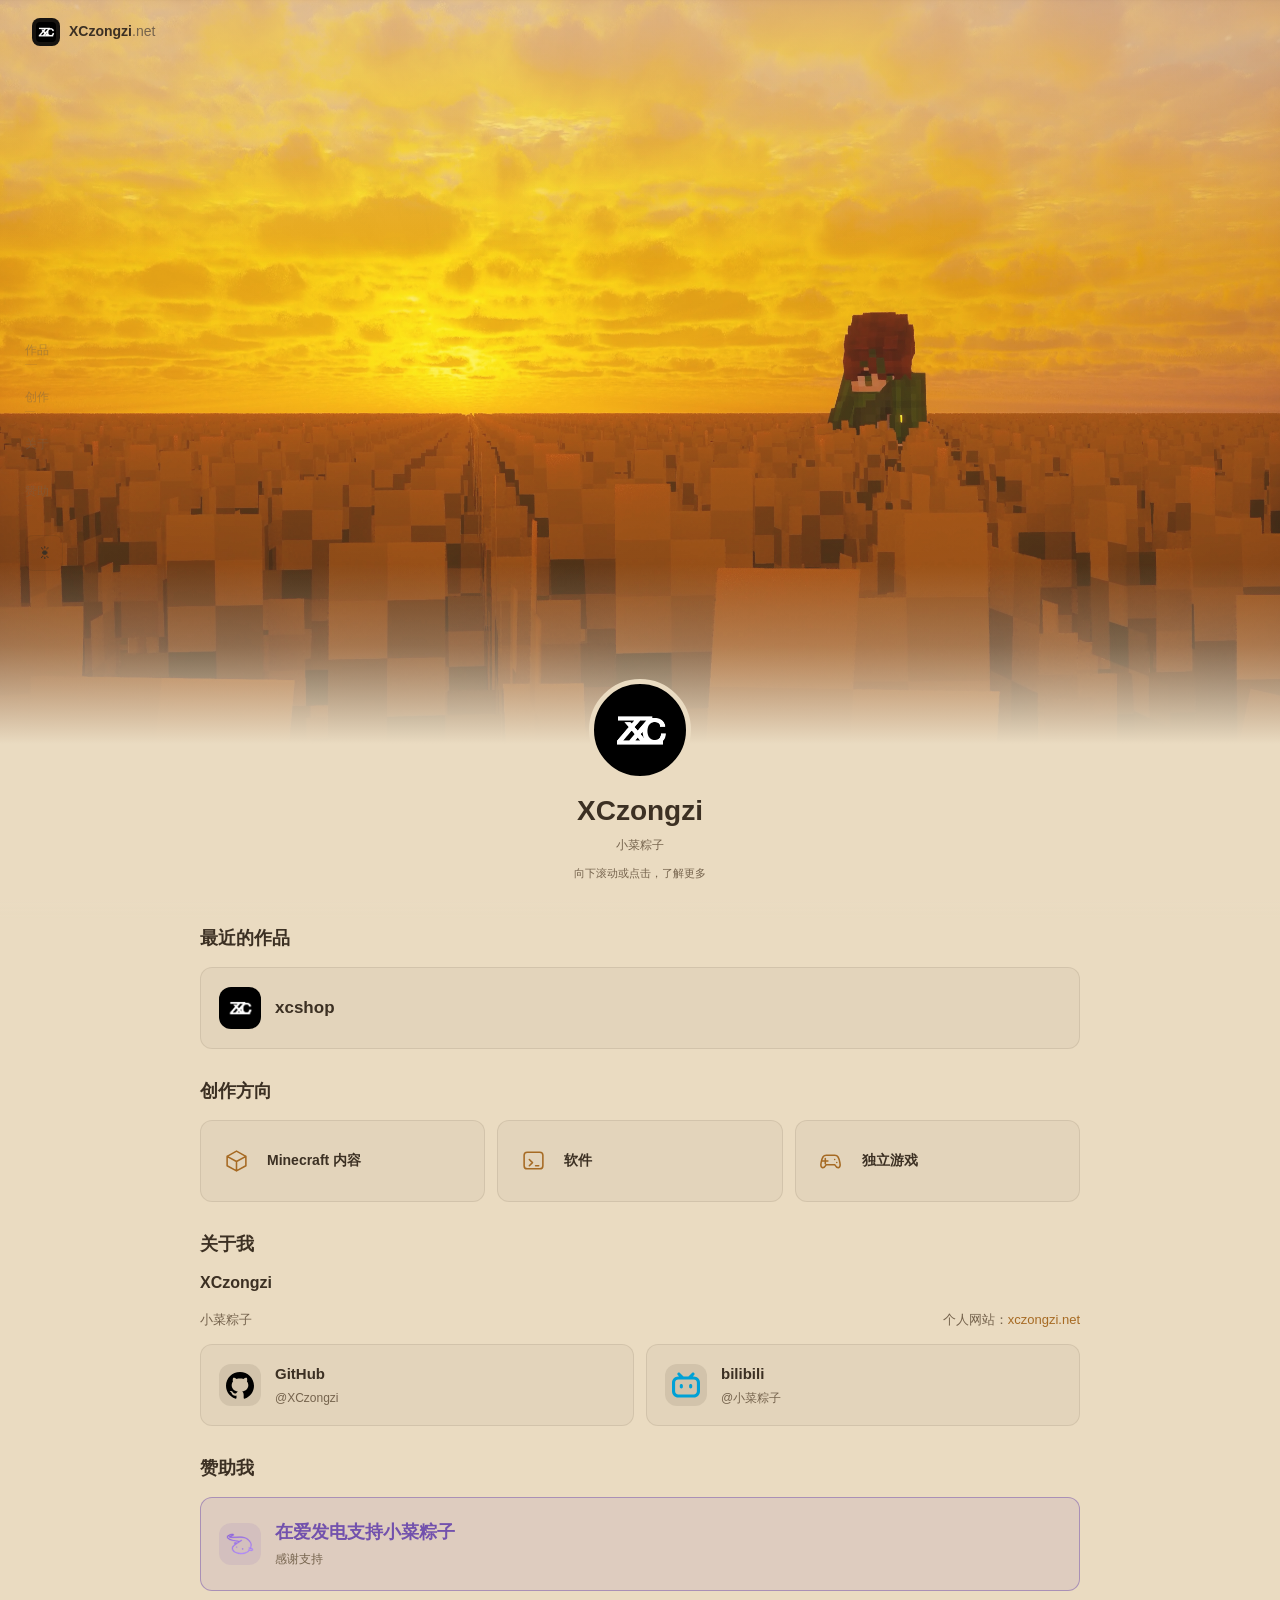
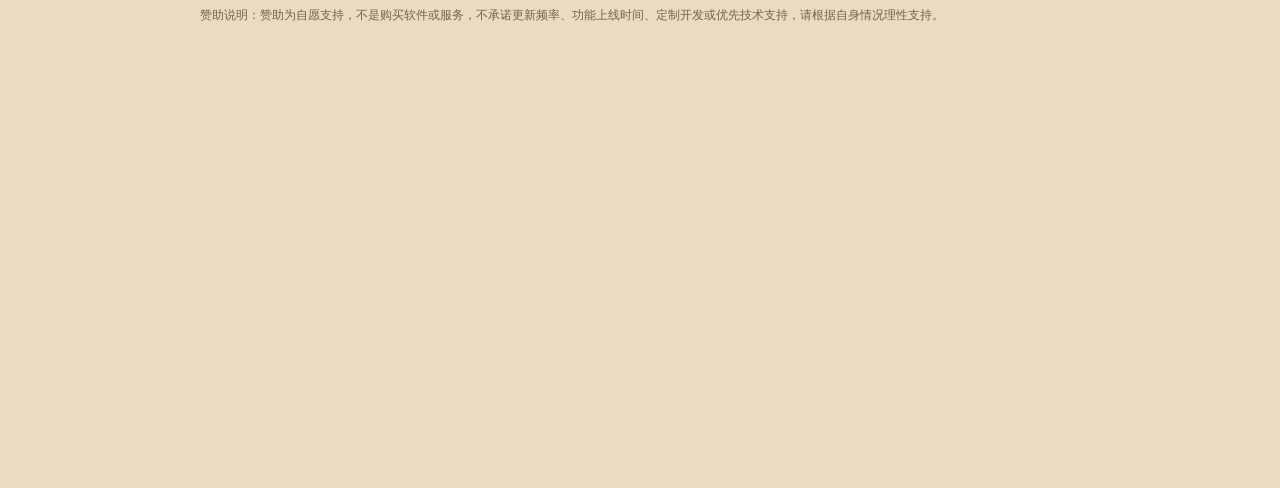
<file: index.html>
<!doctype html>
<html lang="zh-CN">
  <head>
    <meta charset="UTF-8" />
    <meta name="viewport" content="width=device-width, initial-scale=1" />
    <meta name="description" content="XCzongzi / 小菜粽子。" />
    <meta name="theme-color" content="#eadbc1" />
    <meta name="color-scheme" content="light dark" />
    <title>XCzongzi / 小菜粽子</title>
    <link rel="icon" href="assets/images/logo.png?v=a4228886d517" />
    <script src="assets/js/theme.js?v=0ca565c609ce"></script>
    <link rel="stylesheet" href="assets/css/site.css?v=d85c89f2e905" />
    <script src="assets/js/site.js?v=2ac3d4a527ee" defer></script>
  </head>
  <body class="home-page">
    <a class="skip-link" href="#recent">跳到主要内容</a>
    <a class="floating-brand" href="#home" aria-label="XCzongzi，返回封面" data-cover-link><img src="assets/images/logo.png?v=a4228886d517" width="28" height="28" alt="" /><span>XCzongzi<span class="brand-domain">.net</span></span></a>
    <aside class="side-rail" aria-label="页面导航与显示模式">
      <nav class="side-nav" aria-label="主导航">
        <a href="#recent" title="最近的作品"><span class="nav-label"><span class="nav-short" aria-hidden="true">作品</span><span class="nav-full">最近的作品</span></span></a>
        <a href="#directions" title="创作方向"><span class="nav-label"><span class="nav-short" aria-hidden="true">创作</span><span class="nav-full">创作方向</span></span></a>
        <a href="#channels" title="关于我"><span class="nav-label"><span class="nav-short" aria-hidden="true">关于</span><span class="nav-full">关于我</span></span></a>
        <a href="#sponsor" title="赞助我"><span class="nav-label"><span class="nav-short" aria-hidden="true">赞助</span><span class="nav-full">赞助我</span></span></a>
      </nav>
      <button class="theme-button" type="button" data-theme-toggle aria-label="切换到深色模式"><span data-theme-icon aria-hidden="true">☀</span><span data-theme-label>浅色模式</span></button>
    </aside>
    <main id="content">
      <section class="cover" id="home" aria-label="麦田风景封面" data-cover>
        <img class="cover-image" src="assets/images/wheatfield.png?v=d241296509f3" width="2560" height="1440" alt="金色夕阳下的 Minecraft 麦田" fetchpriority="high" />
        <div class="cover-shade" aria-hidden="true"></div>
        <a class="cover-return" href="#home" aria-label="返回完整封面" data-cover-link tabindex="-1"></a>
      </section>
      <section class="profile" aria-labelledby="profile-title">
        <a class="profile-avatar" href="#home" aria-label="返回封面" data-cover-link><img src="assets/images/logo.png?v=a4228886d517" width="68" height="68" alt="" /></a>
        <h1 id="profile-title">XCzongzi</h1>
        <p class="profile-name">小菜粽子</p>
        <a class="reveal-link" href="#recent">向下滚动或点击，了解更多</a>
      </section>
      <div class="information page-width">
        <section class="section" id="recent" aria-labelledby="recent-title">
          <h2 id="recent-title">最近的作品</h2>
          <a class="link-card work-card" href="projects/xcshop/"><span class="card-icon work-icon"><img src="assets/images/logo.png?v=a4228886d517" width="28" height="28" alt="" /></span><h3>xcshop</h3></a>
        </section>
        <section class="section" id="directions" aria-labelledby="directions-title">
          <h2 id="directions-title">创作方向</h2>
          <div class="direction-grid">
            <a class="direction-card" href="portfolio/minecraft.html"><span class="card-icon"><svg viewBox="0 0 24 24" aria-hidden="true"><path d="m12 3 9 5-9 5-9-5 9-5ZM3 8v9l9 5 9-5V8M12 13v9"/></svg></span><h3>Minecraft 内容</h3></a>
            <a class="direction-card" href="portfolio/software.html"><span class="card-icon"><svg viewBox="0 0 24 24" aria-hidden="true"><rect x="3" y="4" width="18" height="16" rx="3"/><path d="m8 11 3 3-3 3m6 0h3"/></svg></span><h3>软件</h3></a>
            <a class="direction-card" href="portfolio/indie-game.html"><span class="card-icon"><svg viewBox="0 0 24 24" aria-hidden="true"><path d="M8 7h8c3 0 4 2 5 7s-2 7-5 2H8c-3 5-6 3-5-2S5 7 8 7ZM7 10v5m-2.5-2.5h5M16 11h.01M18 14h.01"/></svg></span><h3>独立游戏</h3></a>
          </div>
        </section>
        <section class="section" id="channels" aria-labelledby="channels-title">
          <h2 id="channels-title">关于我</h2>
          <div class="developer-row"><div class="developer-identity"><h3>XCzongzi</h3><p>小菜粽子</p></div><p class="website-row">个人网站：<a class="text-link" href="https://xczongzi.net" target="_blank" rel="noopener noreferrer">xczongzi.net</a></p></div>
          <div class="channel-list">
            <a class="link-card" href="https://github.com/XCzongzi" target="_blank" rel="noopener noreferrer"><span class="card-icon"><img class="github-light" src="assets/images/brands/github-black.svg?v=693d7abe6f89" width="28" height="28" alt="" /><img class="github-dark" src="assets/images/brands/github-white.svg?v=ccd84c89b105" width="28" height="28" alt="" /></span><div class="link-copy"><h3>GitHub</h3><p>@XCzongzi</p></div><span class="sr-only">（在新标签页打开）</span></a>
            <a class="link-card" href="https://space.bilibili.com/481184316" target="_blank" rel="noopener noreferrer"><span class="card-icon"><img class="bilibili-icon" src="assets/images/brands/bilibili.svg?v=42e56c4798d1" width="28" height="28" alt="" /></span><div class="link-copy"><h3>bilibili</h3><p>@小菜粽子</p></div><span class="sr-only">（在新标签页打开）</span></a>
          </div>
        </section>
        <section class="section sponsor-section" id="sponsor" aria-labelledby="sponsor-title">
          <h2 id="sponsor-title">赞助我</h2>
          <a class="link-card sponsor-card" href="https://afdian.com/a/xczongzi" target="_blank" rel="noopener noreferrer"><span class="card-icon"><img src="assets/images/brands/afdian.png?v=882872d97ef4" width="28" height="28" alt="" /></span><div class="link-copy"><h3>在爱发电支持小菜粽子</h3><p>感谢支持</p></div><span class="sr-only">（在新标签页打开）</span></a>
          <p class="sponsor-note">赞助说明：赞助为自愿支持，不是购买软件或服务，不承诺更新频率、功能上线时间、定制开发或优先技术支持，请根据自身情况理性支持。</p>
        </section>
      </div>
    </main>
  </body>
</html>
</file>
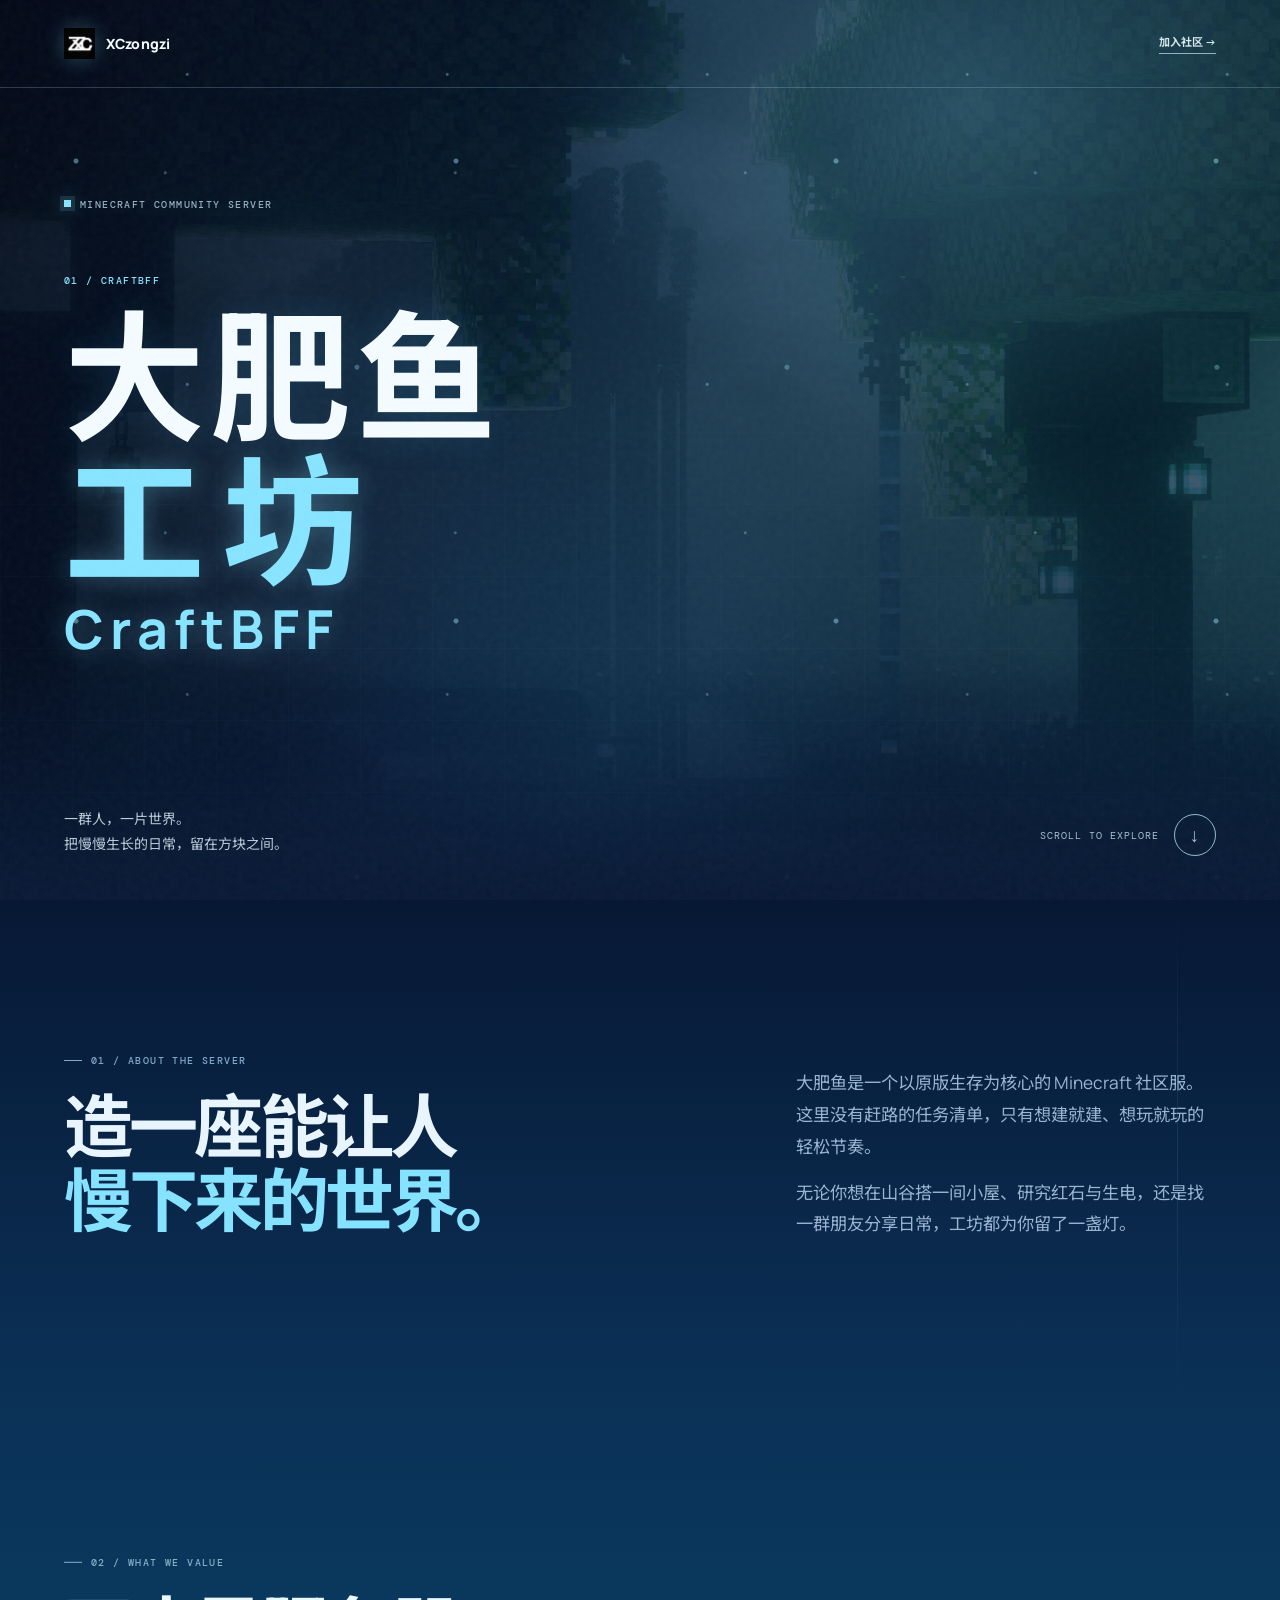
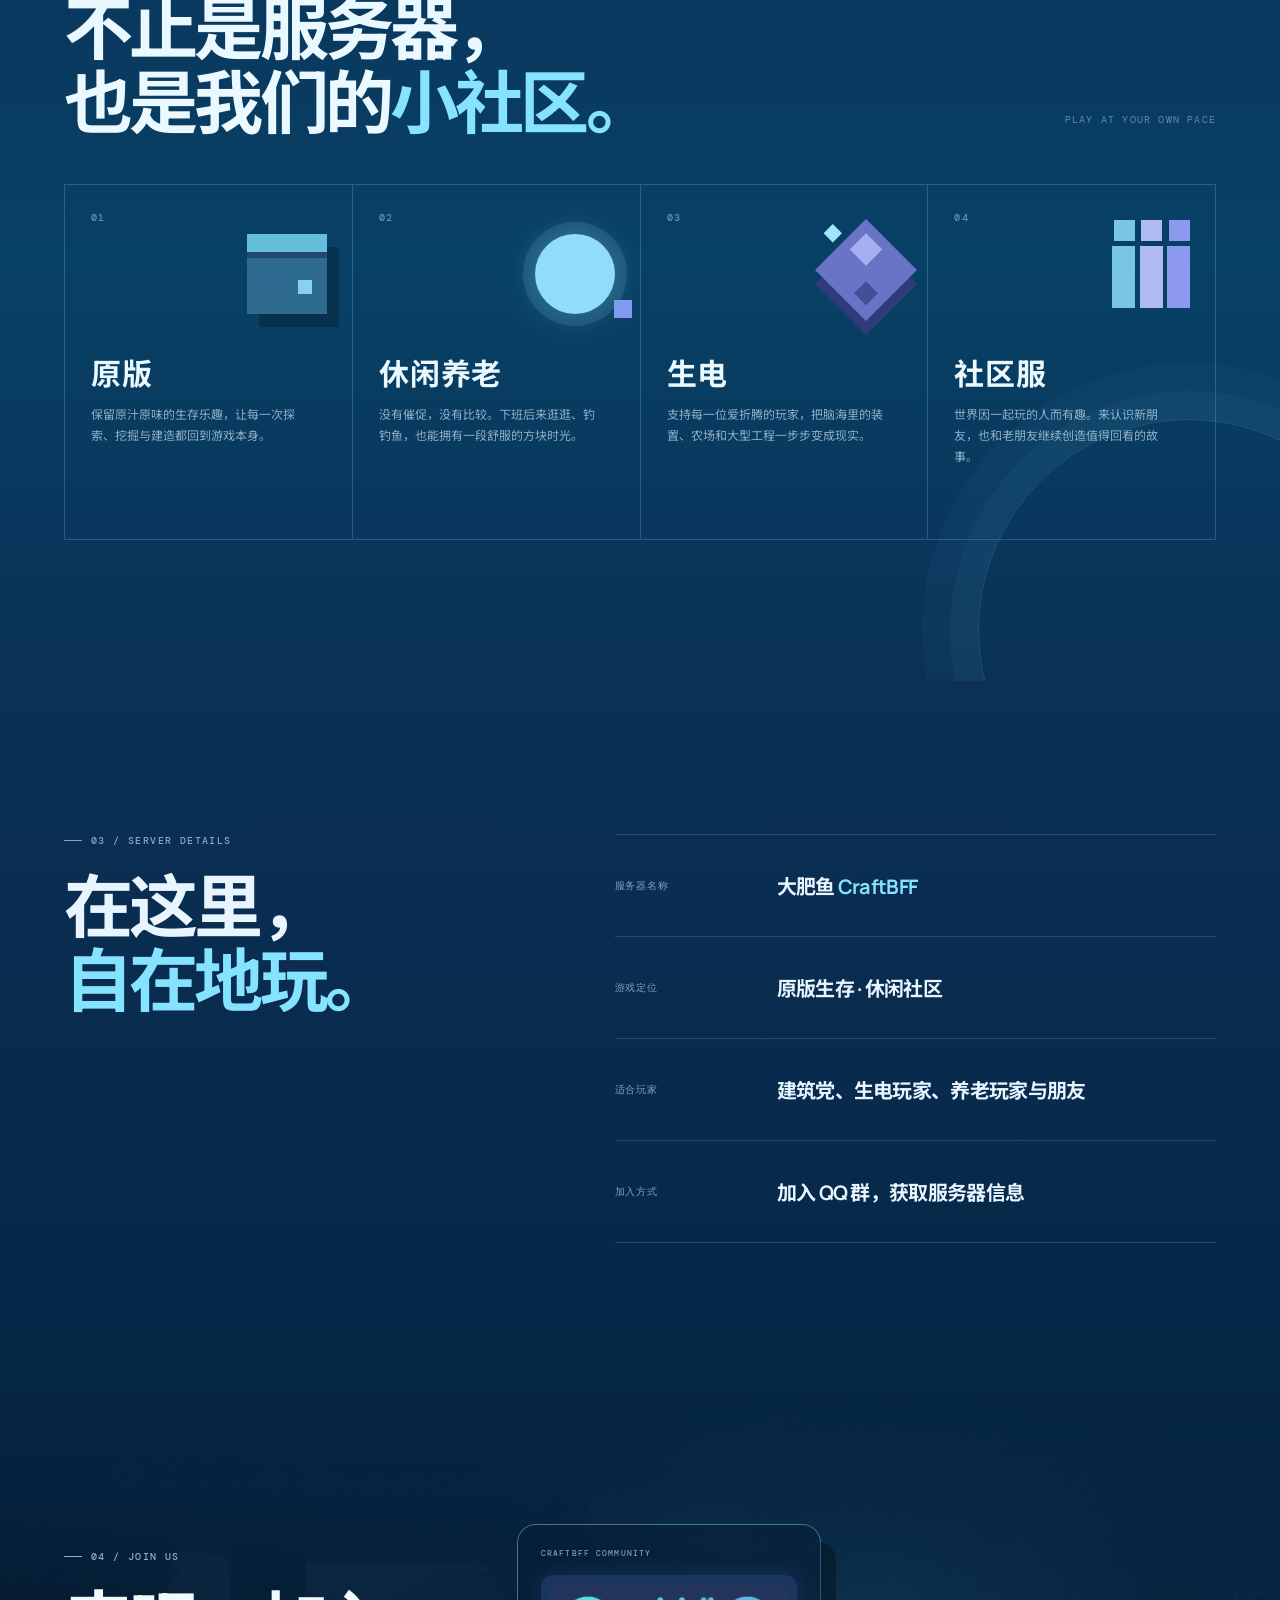
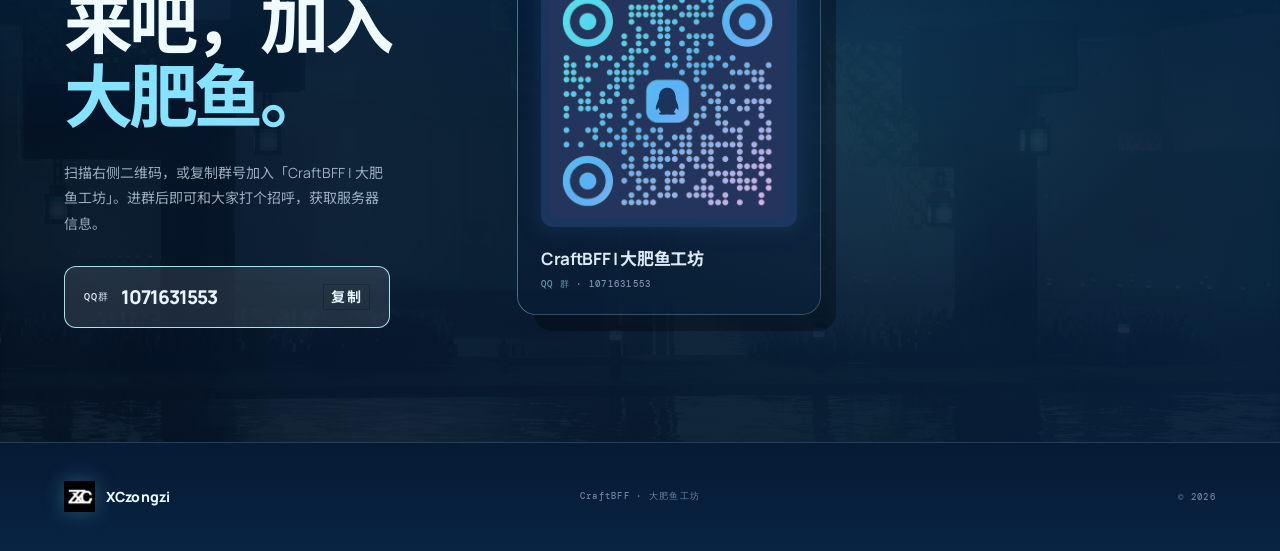
<file: CraftBFF/index.html>
<!doctype html>
<html lang="zh-CN">
<head>
  <meta charset="utf-8">
  <meta name="viewport" content="width=device-width, initial-scale=1">
  <meta name="description" content="大肥鱼 CraftBFF 原版休闲 Minecraft 社区服。">
  <meta name="theme-color" content="#061a3b">
  <title>CraftBFF | 大肥鱼工坊</title>
  <link rel="icon" type="image/png" href="./CraftBFF.png">
  <link rel="preconnect" href="https://fonts.googleapis.com">
  <link rel="preconnect" href="https://fonts.gstatic.com" crossorigin>
  <link href="https://fonts.googleapis.com/css2?family=DM+Mono:wght@400;500&family=Manrope:wght@400;500;600;700;800&family=Noto+Sans+SC:wght@400;500;600;700;800&display=swap" rel="stylesheet">
  <style>
    :root {
      --night: #06132f;
      --deep: #071d40;
      --abyss: #020817;
      --panel: rgba(13, 44, 87, .52);
      --line: rgba(162, 222, 255, .18);
      --line-strong: rgba(167, 232, 255, .34);
      --ink: #e8f5ff;
      --muted: #9ab4d2;
      --cyan: #86e3ff;
      --aqua: #b5f3ff;
      --blue: #7da8ff;
      --gutter: clamp(22px, 5vw, 72px);
      --page: 1280px;
    }

    * { box-sizing: border-box; }
    html { scroll-behavior: smooth; background: var(--abyss); }
    body { margin: 0; color: var(--ink); background: var(--abyss); font-family: Manrope, "Noto Sans SC", sans-serif; overflow-x: hidden; }
    body::before { content: ""; position: fixed; z-index: 20; inset: 0; pointer-events: none; opacity: .045; background-image: url("data:image/svg+xml,%3Csvg viewBox='0 0 180 180' xmlns='http://www.w3.org/2000/svg'%3E%3Cfilter id='n'%3E%3CfeTurbulence type='fractalNoise' baseFrequency='.75' numOctaves='3' stitchTiles='stitch'/%3E%3C/filter%3E%3Crect width='100%25' height='100%25' filter='url(%23n)'/%3E%3C/svg%3E"); mix-blend-mode: screen; }
    a { color: inherit; text-decoration: none; }
    button { color: inherit; font: inherit; }
    h1, h2, h3, p, dl, dd, dt { margin: 0; }
    h1, h2, h3 { letter-spacing: -.055em; }
    .page-width { width: min(100%, var(--page)); margin-inline: auto; padding-inline: var(--gutter); }
    .section { padding-top: clamp(92px, 12vw, 158px); padding-bottom: clamp(92px, 12vw, 158px); }
    .skip-link { position: fixed; z-index: 50; top: 12px; left: 12px; padding: 10px 14px; color: var(--night); background: var(--aqua); transform: translateY(-150%); }
    .skip-link:focus { transform: none; }
    .mono, .section-label, .eyebrow, .serial, .trait-no, .qr-card > p, .qr-card > span, .footer-inner p { font-family: "DM Mono", monospace; letter-spacing: .14em; }
    .section-label, .eyebrow, .serial, .trait-no, .qr-card > p, .qr-card > span, .footer-inner p { font-size: 10px; font-weight: 500; }
    .section-label { color: #82a9c9; }
    .section-label::before { content: ""; display: inline-block; width: 18px; height: 1px; margin: 0 9px 3px 0; background: currentColor; }
    .section-label--light { color: rgba(196, 238, 255, .66); }
    h2 { margin-top: 22px; font-size: clamp(40px, 5.4vw, 72px); line-height: 1.07; }
    h2 span, h1 em { color: var(--cyan); font-style: normal; }

    .site-header { position: absolute; z-index: 10; top: 0; left: 0; display: flex; width: 100%; height: 88px; align-items: center; justify-content: space-between; padding-inline: var(--gutter); color: #f2fbff; border-bottom: 1px solid rgba(180, 229, 255, .22); }
    .brand { display: inline-flex; align-items: center; gap: 11px; font-size: 14px; font-weight: 800; letter-spacing: .01em; }
    .brand img { width: 31px; height: 31px; object-fit: contain; filter: drop-shadow(0 0 10px rgba(125, 224, 255, .28)); }
    .back-home { padding-bottom: 4px; border-bottom: 1px solid rgba(207, 242, 255, .66); color: rgba(238, 250, 255, .9); font-size: 11px; font-weight: 700; transition: color .2s, border-color .2s; }
    .back-home:hover { color: var(--cyan); border-color: var(--cyan); }

    .hero { position: relative; min-height: 720px; height: 100svh; overflow: hidden; color: #f4fbff; background: #051530; }
    .hero-media, .hero-overlay, .hero-grid, .hero-glow, .hero-bubbles { position: absolute; inset: 0; }
    .hero-media { background: url("./assets/background.png") center/cover no-repeat; filter: hue-rotate(130deg) saturate(.58) brightness(.58) contrast(1.12); transform: scale(1.04); }
    .hero-overlay { background: linear-gradient(111deg, rgba(2, 7, 23, .93), rgba(5, 25, 61, .68) 42%, rgba(6, 62, 97, .38) 100%), linear-gradient(0deg, rgba(2, 8, 22, .88), transparent 54%); }
    .hero-glow { background: radial-gradient(ellipse at 76% 12%, rgba(130, 220, 255, .22), transparent 30%), radial-gradient(ellipse at 47% 88%, rgba(41, 140, 195, .16), transparent 35%); mix-blend-mode: screen; }
    .hero-grid { opacity: .2; background-image: linear-gradient(rgba(156, 224, 255, .16) 1px, transparent 1px), linear-gradient(90deg, rgba(156, 224, 255, .16) 1px, transparent 1px); background-size: 72px 72px; mask-image: linear-gradient(to bottom, transparent 15%, #000 100%); }
    .hero-bubbles { opacity: .48; background-image: radial-gradient(circle at 20% 35%, rgba(165, 235, 255, .9) 0 2px, transparent 3px), radial-gradient(circle at 72% 24%, rgba(165, 235, 255, .7) 0 1px, transparent 2px), radial-gradient(circle at 83% 72%, rgba(165, 235, 255, .64) 0 2px, transparent 3px), radial-gradient(circle at 57% 48%, rgba(165, 235, 255, .6) 0 1px, transparent 2px); background-size: 380px 460px, 260px 310px, 430px 510px, 290px 360px; animation: drift 18s linear infinite; }
    .hero::after { content: ""; position: absolute; z-index: 0; right: 0; bottom: 0; left: 0; height: clamp(180px, 28vh, 330px); pointer-events: none; background: linear-gradient(180deg, rgba(7, 24, 52, 0), rgba(7, 24, 52, .46) 52%, #071834); }
    .hero-content { position: relative; z-index: 1; display: flex; height: 100%; flex-direction: column; padding-top: clamp(160px, 22vh, 240px); padding-bottom: 44px; }
    .eyebrow { color: rgba(208, 240, 255, .7); }
    .eyebrow span { display: inline-block; width: 7px; height: 7px; margin: 0 9px 1px 0; background: var(--cyan); box-shadow: 0 0 0 4px rgba(134, 227, 255, .12), 0 0 18px rgba(134, 227, 255, .62); }
    .hero-title-wrap { margin-top: clamp(38px, 7vh, 78px); }
    .serial { color: var(--cyan); }
    h1 { margin-top: 18px; max-width: 730px; font-size: clamp(76px, 11vw, 154px); line-height: 1.02; letter-spacing: .035em; text-shadow: 0 0 34px rgba(62, 176, 235, .16); }
    h1 em { letter-spacing: .12em; text-shadow: 0 0 26px rgba(134, 227, 255, .32); }
    .hero-wordmark { margin-top: 10px; color: var(--cyan); font-size: clamp(26px, 4.2vw, 54px); font-weight: 700; line-height: 1.02; letter-spacing: .12em; text-shadow: 0 0 26px rgba(134, 227, 255, .32); }
    .hero-bottom { display: flex; align-items: end; justify-content: space-between; margin-top: auto; }
    .hero-bottom > p { color: rgba(230, 247, 255, .8); font-size: 14px; line-height: 1.8; }
    .scroll-hint { display: flex; align-items: center; gap: 15px; color: rgba(218, 245, 255, .76); font: 10px "DM Mono", monospace; letter-spacing: .1em; }
    .scroll-hint b { display: grid; width: 42px; height: 42px; place-items: center; border: 1px solid rgba(194, 240, 255, .74); border-radius: 50%; font-size: 19px; font-weight: 400; transition: .2s; }
    .scroll-hint:hover b { color: var(--night); background: var(--cyan); border-color: var(--cyan); transform: translateY(4px); box-shadow: 0 0 22px rgba(134, 227, 255, .33); }

    .intro { position: relative; background: linear-gradient(180deg, #071834, #081c3c); }
    .intro::before { content: ""; position: absolute; top: 0; right: 8%; width: 1px; height: 100%; background: linear-gradient(transparent, rgba(119, 209, 255, .12), transparent); }
    .intro-layout { display: grid; grid-template-columns: 1.2fr .8fr; align-items: end; gap: clamp(35px, 8vw, 125px); }
    .intro-layout h2 { max-width: 640px; }
    .intro-copy { padding-bottom: 8px; }
    .intro-copy p { color: var(--muted); font-size: clamp(15px, 1.35vw, 18px); line-height: 1.85; }
    .intro-copy p + p { margin-top: 14px; }

    .traits { position: relative; overflow: hidden; padding: clamp(85px, 11vw, 148px) 0; color: #eaf8ff; background: linear-gradient(145deg, #06112b, #06284e 72%, #082e54); }
    .traits::after { content: ""; position: absolute; right: -120px; bottom: -160px; width: 420px; height: 420px; border-radius: 50%; border: 1px solid rgba(132, 227, 255, .16); box-shadow: 0 0 0 28px rgba(132, 227, 255, .04), 0 0 0 56px rgba(132, 227, 255, .03); }
    .section-head { display: flex; align-items: end; justify-content: space-between; gap: 30px; }
    .section-head h2 span { color: var(--cyan); }
    .section-head > p { color: rgba(190, 229, 255, .48); font: 10px "DM Mono", monospace; letter-spacing: .12em; }
    .trait-grid { display: grid; grid-template-columns: repeat(4, 1fr); margin-top: 58px; border-top: 1px solid rgba(172, 232, 255, .2); border-left: 1px solid rgba(172, 232, 255, .2); }
    .trait-card { min-height: 355px; position: relative; overflow: hidden; padding: 26px; border-right: 1px solid rgba(172, 232, 255, .2); border-bottom: 1px solid rgba(172, 232, 255, .2); transition: background .25s, transform .25s; }
    .trait-card:hover { background: rgba(67, 153, 205, .13); transform: translateY(-4px); }
    .trait-no { color: rgba(210, 240, 255, .48); }
    .trait-card h3 { position: relative; z-index: 1; margin-top: 126px; font-size: 30px; letter-spacing: .03em; }
    .trait-card > p:last-child { position: relative; z-index: 1; max-width: 225px; margin-top: 10px; color: rgba(211, 237, 255, .65); font-size: 12px; line-height: 1.75; }
    .pixel { position: absolute; right: 25px; top: 49px; width: 80px; height: 80px; image-rendering: pixelated; filter: saturate(.8) hue-rotate(5deg); }
    .pixel::before, .pixel::after, .pixel i, .pixel b, .pixel em { content: ""; position: absolute; display: block; }
    .pixel--grass { background: #1c7094; box-shadow: inset 0 18px #4fc5dd, inset 0 24px #164b78, 12px 13px 0 rgba(0, 0, 0, .22); }
    .pixel--grass i { width: 20px; height: 20px; top: 40px; left: 14px; background: #226b98; }.pixel--grass b { width: 14px; height: 14px; top: 46px; right: 15px; background: #77d8eb; }
    .pixel--sun { border-radius: 50%; background: #7de2ff; box-shadow: 0 0 0 12px rgba(125, 226, 255, .12), 0 0 34px rgba(125, 226, 255, .28); }.pixel--sun i { width: 18px; height: 18px; right: -17px; bottom: -4px; background: #6f9dff; }
    .pixel--redstone { width: 72px; height: 72px; background: #5e76d8; transform: rotate(45deg); box-shadow: 10px 10px 0 #263e87; }.pixel--redstone i { width: 23px; height: 23px; top: 10px; left: 10px; background: #9eafff; }.pixel--redstone b { width: 17px; height: 17px; bottom: 11px; right: 11px; background: #3553a8; }.pixel--redstone em { width: 13px; height: 13px; left: -20px; top: 27px; background: #8cecff; }
    .pixel--people { width: 78px; height: 62px; top: 61px; background: linear-gradient(90deg, #64cce6 0 30%, transparent 30% 36%, #a6bbff 36% 65%, transparent 65% 71%, #7f9bff 71%); }.pixel--people::before { width: 21px; height: 21px; top: -26px; left: 2px; background: #64cce6; }.pixel--people::after { width: 21px; height: 21px; top: -26px; left: 29px; background: #a6bbff; }.pixel--people i { width: 21px; height: 21px; top: -26px; right: 0; background: #7f9bff; }

    .details { display: grid; grid-template-columns: .84fr 1.16fr; gap: clamp(35px, 9vw, 130px); background: #071834; }
    .details-heading h2 { max-width: 400px; }
    .detail-list { border-top: 1px solid var(--line); }
    .detail-list > div { display: grid; grid-template-columns: 142px 1fr; align-items: center; min-height: 102px; gap: 20px; border-bottom: 1px solid var(--line); }
    .detail-list dt { color: #7fa1c2; font: 10px "DM Mono", monospace; letter-spacing: .08em; }
    .detail-list dd { color: #e8f5ff; font-size: clamp(15px, 1.6vw, 20px); font-weight: 700; letter-spacing: -.035em; }
    .detail-list dd span { color: var(--cyan); }

    .join { position: relative; overflow: hidden; color: #f0fbff; background: #041529; }
    .join-background { position: absolute; inset: 0; opacity: .22; background: url("./assets/background.png") center/cover no-repeat; filter: hue-rotate(135deg) saturate(.65) brightness(.45); mix-blend-mode: screen; }
    .join::before { content: ""; position: absolute; inset: 0; background: radial-gradient(circle at 68% 35%, rgba(93, 210, 255, .15), transparent 32%), linear-gradient(90deg, rgba(2, 10, 27, .94), rgba(3, 23, 49, .64)); }
    .join-layout { position: relative; z-index: 1; display: grid; grid-template-columns: 1fr auto; align-items: center; gap: clamp(40px, 10vw, 160px); min-height: 645px; padding-top: 80px; padding-bottom: 80px; }
    .join-copy { max-width: 555px; }
    .join-copy h2 { margin-top: 25px; }
    .join-copy h2 span { color: var(--cyan); }
    .join-copy > p:not(.copy-status) { max-width: 430px; margin-top: 27px; color: rgba(213, 239, 255, .69); font-size: 14px; line-height: 1.8; }
    .qq-button { display: flex; width: min(100%, 400px); align-items: center; gap: 12px; margin-top: 30px; padding: 17px 19px; cursor: pointer; color: var(--ink); border: 1px solid rgba(187, 244, 255, .9); background: rgba(255, 255, 255, .1); border-radius: 12px; text-align: left; transition: transform .2s, background .2s, box-shadow .2s; }
    .qq-button:hover { background: rgba(255, 255, 255, .18); transform: translateY(-3px); box-shadow: 0 12px 30px rgba(87, 210, 255, .2); }
    .qq-button span, .qq-button i { font: 500 10px "DM Mono", monospace; letter-spacing: .09em; font-style: normal; }
    .qq-button strong { font: 800 19px Manrope, "Noto Sans SC", sans-serif; letter-spacing: -.05em; }.qq-button i { margin-left: auto; padding: 5px 7px; border: 1px solid rgba(4, 19, 38, .3); font-family: Manrope, "Noto Sans SC", sans-serif; font-weight: 700; font-size: 14px; line-height: 1; }.qq-button.is-copied i { color: var(--ink); background: var(--night); }
    .copy-status { min-height: 18px; margin-top: 9px; color: var(--cyan); font-size: 11px; }
    .qr-card { width: min(100%, 302px); padding: 23px; color: rgba(233, 246, 255, .95); background: rgba(9, 30, 56, .6); box-shadow: 16px 17px 0 rgba(0, 0, 0, .3), 0 0 0 1px rgba(161, 231, 255, .42); transform: none; border-radius: 18px; }
    .qr-card > p { color: rgba(170, 208, 236, .72); font-size: 8px; }.qr-frame { margin: 17px 0 18px; padding: 9px; background: rgba(30, 58, 102, .85); border-radius: 12px; overflow: hidden; box-shadow: 0 0 18px 3px rgba(30, 58, 102, .5); }.qr-frame img { display: block; width: 100%; height: auto; border-radius: 9px; mix-blend-mode: lighten; }.qr-card h3 { font-size: 17px; letter-spacing: -.02em; }.qr-card > span { display: block; margin-top: 8px; color: rgba(160, 200, 232, .7); font-size: 9px; }

    .site-footer { color: #eaf8ff; background: linear-gradient(180deg, #061a34 0%, #082442 100%); border-top: 1px solid rgba(170, 226, 255, .15); }
    .footer-inner { min-height: 108px; display: grid; grid-template-columns: 1fr auto 1fr; align-items: center; gap: 25px; }.footer-inner p { color: rgba(203, 232, 255, .5); font-size: 9px; }.footer-inner p:last-child { justify-self: end; }
    @keyframes drift { from { background-position: 0 0, 0 0, 0 0, 0 0; } to { background-position: 0 -460px, 0 -310px, 0 -510px, 0 -360px; } }
    @media (max-width: 900px) { .trait-grid { grid-template-columns: repeat(2, 1fr); } .details { grid-template-columns: 1fr; gap: 45px; } .join-layout { gap: 55px; } }
    @media (max-width: 640px) {
      .site-header { height: 72px; }.back-home { font-size: 10px; }
      .hero { min-height: 650px; }.hero-media { background-position: 58% center; }.hero-content { padding-top: 145px; }.hero-title-wrap { margin-top: 46px; } h1 { font-size: clamp(68px, 21vw, 100px); letter-spacing: .02em; } h1 em { letter-spacing: .08em; }
      .hero-bottom { align-items: start; flex-direction: column; gap: 26px; }.scroll-hint { align-self: flex-end; }
      .intro-layout { grid-template-columns: 1fr; gap: 33px; }.section-head { align-items: start; flex-direction: column; }.section-head > p { display: none; }
      .trait-grid { grid-template-columns: 1fr; margin-top: 42px; }.trait-card { min-height: 285px; }.trait-card h3 { margin-top: 88px; }
      .detail-list > div { grid-template-columns: 1fr; align-content: center; min-height: 115px; gap: 7px; }.detail-list dt { margin-top: 3px; }
      .join-layout { grid-template-columns: 1fr; min-height: 0; padding-top: 84px; padding-bottom: 86px; }.qr-card { justify-self: center; width: min(100%, 290px); }
      .footer-inner { min-height: 135px; grid-template-columns: 1fr auto; }.footer-inner p:nth-child(2) { display: none; }
    }
    @media (prefers-reduced-motion: reduce) { html { scroll-behavior: auto; } *, *::before, *::after { animation: none !important; transition-duration: .01ms !important; } }

    /* Full-width color transitions for sections 01-04. */
    html, body { background: #071a34; }
    body { background: linear-gradient(180deg, #06152d 0%, #071d3b 42%, #082d51 72%, #061a35 100%); }
    main { background: #071a34; }
    .intro.page-width,
    .details.page-width {
      width: 100%;
      max-width: none;
      margin-inline: 0;
      padding-inline: var(--gutter);
    }
    .intro.page-width {
      background: linear-gradient(180deg, #071834 0%, #0b3157 100%);
    }
    .details.page-width {
      background: linear-gradient(180deg, #0b3157 0%, #062645 100%);
    }
    .intro.page-width > .section-label,
    .intro.page-width > .intro-layout,
    .details.page-width > .details-heading,
    .details.page-width > .detail-list {
      width: min(100%, var(--page));
      margin-inline: auto;
    }
    .traits {
      background: linear-gradient(180deg, #0b3157 0%, #084166 52%, #0a3157 100%);
    }
    .join {
      background: linear-gradient(180deg, #062645 0%, #041a34 100%);
    }
    .join::before {
      background: radial-gradient(circle at 68% 35%, rgba(93, 210, 255, .15), transparent 32%), linear-gradient(90deg, rgba(2, 10, 27, .82), rgba(3, 23, 49, .52));
    }
    .join::after {
      content: "";
      position: absolute;
      z-index: 0;
      top: 0;
      right: 0;
      left: 0;
      height: clamp(180px, 26vw, 340px);
      pointer-events: none;
      background: linear-gradient(180deg, #062645 0%, rgba(6, 38, 69, .82) 27%, rgba(6, 38, 69, 0) 100%);
    }
    .site-footer {
      background: linear-gradient(180deg, #061a34 0%, #082442 100%);
    }

    /* Keep each requested title phrase together on its own line. */
    .join-copy h2 .join-title-line {
      display: block;
      white-space: nowrap;
    }
    .join-copy h2 .join-title-lead { color: inherit; }
    .join-copy h2 .join-title-accent { color: var(--cyan); }

    /* Keep the four module heading groups on one vertical rhythm. */
    .intro-layout h2 { align-self: start; }
    .traits .section-head > div { transform: translateY(clamp(7px, 1vw, 13px)); }
    /* Place the 03 heading at the same top rhythm as the other module titles. */
    .details-heading { align-self: start; }
    .join-copy {
      align-self: start;
      margin-top: max(0px, calc(clamp(92px, 12vw, 158px) - 80px));
    }
    .join .join-copy > p.section-label {
      margin-top: 0;
      font-size: 10px;
      line-height: normal;
    }
    .intro-layout h2,
    .traits .section-head h2,
    .details-heading h2,
    .join-copy h2 {
      margin-top: 22px;
      line-height: 1.07;
      letter-spacing: -.055em;
    }

    /* Line the 01-04 module titles up on the vertical guide line set by the 02 title. */
    main { container-type: inline-size; }
    .intro.page-width > .section-label {
      width: min(100%, calc(var(--page) - 2 * var(--gutter)));
    }
    .intro-layout h2 {
      position: relative;
      left: min(var(--gutter), max(0px, calc((100cqw - var(--page)) / 2)));
    }
    .details-heading {
      position: relative;
      left: max(0px, calc((100cqw - var(--page)) / 2));
    }
    @media (max-width: 640px) {
      .join-copy { margin-top: 8px; }
    }
  </style>
</head>
<body>
  <a class="skip-link" href="#content">跳到主要内容</a>
  <header class="site-header">
    <a class="brand" href="#top" aria-label="返回 CraftBFF 顶部"><img src="./assets/logo.png" alt=""><span>XCzongzi</span></a>
    <a class="back-home" href="#join">加入社区 →</a>
  </header>
  <main id="content">
    <section class="hero" id="top" aria-labelledby="hero-title">
      <div class="hero-media" aria-hidden="true"></div><div class="hero-overlay" aria-hidden="true"></div><div class="hero-glow" aria-hidden="true"></div><div class="hero-grid" aria-hidden="true"></div><div class="hero-bubbles" aria-hidden="true"></div>
      <div class="hero-content page-width">
        <p class="eyebrow"><span></span>MINECRAFT COMMUNITY SERVER</p>
        <div class="hero-title-wrap"><p class="serial">01 / CRAFTBFF</p><h1 id="hero-title">大肥鱼<br><em>工坊</em></h1><p class="hero-wordmark">CraftBFF</p></div>
        <div class="hero-bottom"><p>一群人，一片世界。<br>把慢慢生长的日常，留在方块之间。</p><a class="scroll-hint" href="#about" aria-label="了解大肥鱼工坊"><span>SCROLL TO EXPLORE</span><b>↓</b></a></div>
      </div>
    </section>
    <section class="intro page-width section" id="about" aria-labelledby="about-title">
      <p class="section-label">01 / ABOUT THE SERVER</p>
      <div class="intro-layout"><h2 id="about-title">造一座能让人<br><span>慢下来的世界。</span></h2><div class="intro-copy"><p>大肥鱼是一个以原版生存为核心的 Minecraft 社区服。这里没有赶路的任务清单，只有想建就建、想玩就玩的轻松节奏。</p><p>无论你想在山谷搭一间小屋、研究红石与生电，还是找一群朋友分享日常，工坊都为你留了一盏灯。</p></div></div>
    </section>
    <section class="traits" aria-labelledby="traits-title"><div class="page-width"><div class="section-head"><div><p class="section-label section-label--light">02 / WHAT WE VALUE</p><h2 id="traits-title">不止是服务器，<br>也是我们的<span>小社区。</span></h2></div><p>PLAY AT YOUR OWN PACE</p></div>
      <div class="trait-grid">
        <article class="trait-card"><p class="trait-no">01</p><div class="pixel pixel--grass" aria-hidden="true"><i></i><b></b></div><h3>原版</h3><p>保留原汁原味的生存乐趣，让每一次探索、挖掘与建造都回到游戏本身。</p></article>
        <article class="trait-card"><p class="trait-no">02</p><div class="pixel pixel--sun" aria-hidden="true"><i></i></div><h3>休闲养老</h3><p>没有催促，没有比较。下班后来逛逛、钓钓鱼，也能拥有一段舒服的方块时光。</p></article>
        <article class="trait-card"><p class="trait-no">03</p><div class="pixel pixel--redstone" aria-hidden="true"><i></i><b></b><em></em></div><h3>生电</h3><p>支持每一位爱折腾的玩家，把脑海里的装置、农场和大型工程一步步变成现实。</p></article>
        <article class="trait-card"><p class="trait-no">04</p><div class="pixel pixel--people" aria-hidden="true"><i></i><b></b><em></em></div><h3>社区服</h3><p>世界因一起玩的人而有趣。来认识新朋友，也和老朋友继续创造值得回看的故事。</p></article>
      </div>
    </div></section>
    <section class="details page-width section" aria-labelledby="details-title"><div class="details-heading"><p class="section-label">03 / SERVER DETAILS</p><h2 id="details-title">在这里，<br><span>自在地玩。</span></h2></div><dl class="detail-list"><div><dt>服务器名称</dt><dd>大肥鱼 <span>CraftBFF</span></dd></div><div><dt>游戏定位</dt><dd>原版生存 · 休闲社区</dd></div><div><dt>适合玩家</dt><dd>建筑党、生电玩家、养老玩家与朋友</dd></div><div><dt>加入方式</dt><dd>加入 QQ 群，获取服务器信息</dd></div></dl></section>
    <section class="join" id="join" aria-labelledby="join-title"><div class="join-background" aria-hidden="true"></div><div class="page-width join-layout"><div class="join-copy"><p class="section-label section-label--light">04 / JOIN US</p><h2 id="join-title"><span class="join-title-line join-title-lead">来吧，加入</span><span class="join-title-line join-title-accent">大肥鱼。</span></h2><p>扫描右侧二维码，或复制群号加入「CraftBFF | 大肥鱼工坊」。进群后即可和大家打个招呼，获取服务器信息。</p><button class="qq-button" type="button" data-copy-qq data-qq="1071631553"><span>QQ群</span><strong>1071631553</strong><i aria-hidden="true">复制</i></button><p class="copy-status" data-copy-status aria-live="polite"></p></div><aside class="qr-card" aria-label="CraftBFF QQ 群二维码"><p>CRAFTBFF COMMUNITY</p><div class="qr-frame"><img src="./assets/groupQR-soft.png" alt="QQ群 CraftBFF | 大肥鱼工坊的二维码"></div><h3>CraftBFF | 大肥鱼工坊</h3><span>QQ 群 · 1071631553</span></aside></div></section>
  </main>
  <footer class="site-footer"><div class="page-width footer-inner"><a class="brand" href="#top"><img src="./assets/logo.png" alt=""><span>XCzongzi</span></a><p>CraftBFF · 大肥鱼工坊</p><p>© <span data-year></span></p></div></footer>
  <script>
    document.querySelector('[data-year]').textContent = new Date().getFullYear();
    const copyButton = document.querySelector('[data-copy-qq]');
    const copyStatus = document.querySelector('[data-copy-status]');
    copyButton.addEventListener('click', async () => {
      const qq = copyButton.dataset.qq;
      try {
        if (navigator.clipboard) await navigator.clipboard.writeText(qq);
        else { const input = document.createElement('textarea'); input.value = qq; input.setAttribute('readonly', ''); input.style.position = 'fixed'; input.style.opacity = '0'; document.body.append(input); input.select(); const copied = document.execCommand('copy'); input.remove(); if (!copied) throw new Error('Copy failed'); }
        copyStatus.textContent = '群号已复制，打开 QQ 搜索即可加入。'; copyButton.classList.add('is-copied'); window.setTimeout(() => copyButton.classList.remove('is-copied'), 1800);
      } catch { copyStatus.textContent = '请手动复制群号：' + qq; }
    });
  </script>
</body>
</html>
</file>
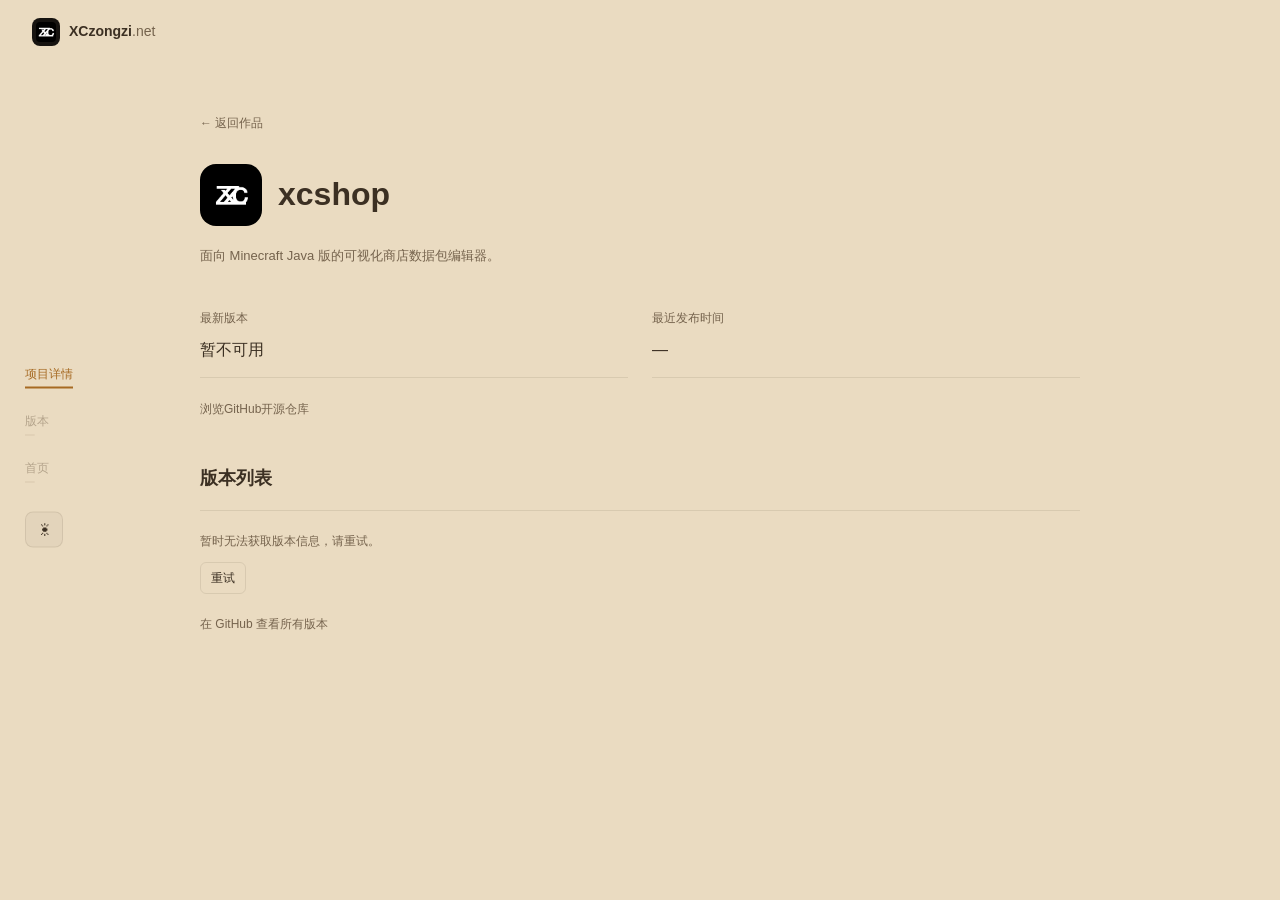
<file: projects/xcshop/index.html>
<!doctype html>
<html lang="zh-CN">
  <head>
    <meta charset="UTF-8" />
    <meta name="viewport" content="width=device-width, initial-scale=1" />
    <meta name="description" content="xcshop：面向 Minecraft Java 版的可视化商店数据包编辑器。" />
    <meta name="theme-color" content="#eadbc1" />
    <meta name="color-scheme" content="light dark" />
    <title>xcshop · XCzongzi</title>
    <link rel="icon" href="/assets/images/logo.png?v=a4228886d517" />
    <script src="/assets/js/theme.js?v=0ca565c609ce"></script>
    <link rel="stylesheet" href="/assets/css/site.css?v=d85c89f2e905" />
    <link rel="stylesheet" href="/assets/css/project.css?v=0b7a1940eda7" />
    <script src="/assets/js/xcshop-project.js?v=43274def6c9a" defer></script>
  </head>
  <body class="project-page" data-project-page="overview">
    <a class="skip-link" href="#content">跳到主要内容</a>
    <a class="floating-brand" href="/" aria-label="XCzongzi 首页"><img src="/assets/images/logo.png?v=a4228886d517" width="28" height="28" alt="" /><span>XCzongzi<span class="brand-domain">.net</span></span></a>
    <aside class="side-rail" aria-label="项目导航与显示模式">
      <nav class="side-nav" aria-label="项目导航">
        <a href="/projects/xcshop/" title="项目详情" aria-current="location"><span class="nav-label"><span class="nav-short" aria-hidden="true">项目</span><span class="nav-full">项目详情</span></span></a>
        <a href="#versions" title="版本列表"><span class="nav-label"><span class="nav-short" aria-hidden="true">版本</span><span class="nav-full">版本列表</span></span></a>
        <a href="/" title="返回首页"><span class="nav-label"><span class="nav-short" aria-hidden="true">首页</span><span class="nav-full">返回首页</span></span></a>
      </nav>
      <button class="theme-button" type="button" data-theme-toggle aria-label="切换到深色模式"><span data-theme-icon aria-hidden="true">☀</span><span data-theme-label>浅色模式</span></button>
    </aside>
    <main class="project-main page-width" id="content" data-project-main aria-busy="true">
      <a class="project-back" href="/#recent">← 返回作品</a>
      <section id="overview" aria-labelledby="project-title">
        <div class="project-identity"><span class="project-logo"><img src="/assets/images/logo.png?v=a4228886d517" width="42" height="42" alt="" /></span><h1 id="project-title">xcshop</h1></div>
        <p class="project-description">面向 Minecraft Java 版的可视化商店数据包编辑器。</p>
        <dl class="project-facts">
          <div><dt>最新版本</dt><dd data-version>正在获取…</dd></div>
          <div><dt>最近发布时间</dt><dd><time data-date>正在获取…</time></dd></div>
        </dl>
        <div class="project-actions"><a class="project-button project-button--primary" href="https://xczongzi.net/projects/xcshop/releases" data-latest-download hidden>下载最新版</a><a class="project-source" href="https://github.com/XCzongzi/xcshop" target="_blank" rel="noopener noreferrer">浏览GitHub开源仓库</a></div>
      </section>
      <section class="project-section" id="versions" aria-labelledby="versions-title">
        <h2 id="versions-title">版本列表</h2>
        <div class="release-list" data-release-list></div>
        <button class="project-button release-more" type="button" data-more hidden>加载更多版本</button>
      </section>
      <p class="project-feedback" role="status" aria-live="polite" data-feedback>正在获取版本信息…</p>
      <button class="project-retry" type="button" data-retry hidden>重试</button>
      <p class="project-feedback"><a class="project-source" href="https://github.com/XCzongzi/xcshop/releases" target="_blank" rel="noopener noreferrer">在 GitHub 查看所有版本</a></p>
      <noscript><p class="project-feedback">请启用 JavaScript 以获取版本信息。</p></noscript>
    </main>
  </body>
</html>
</file>
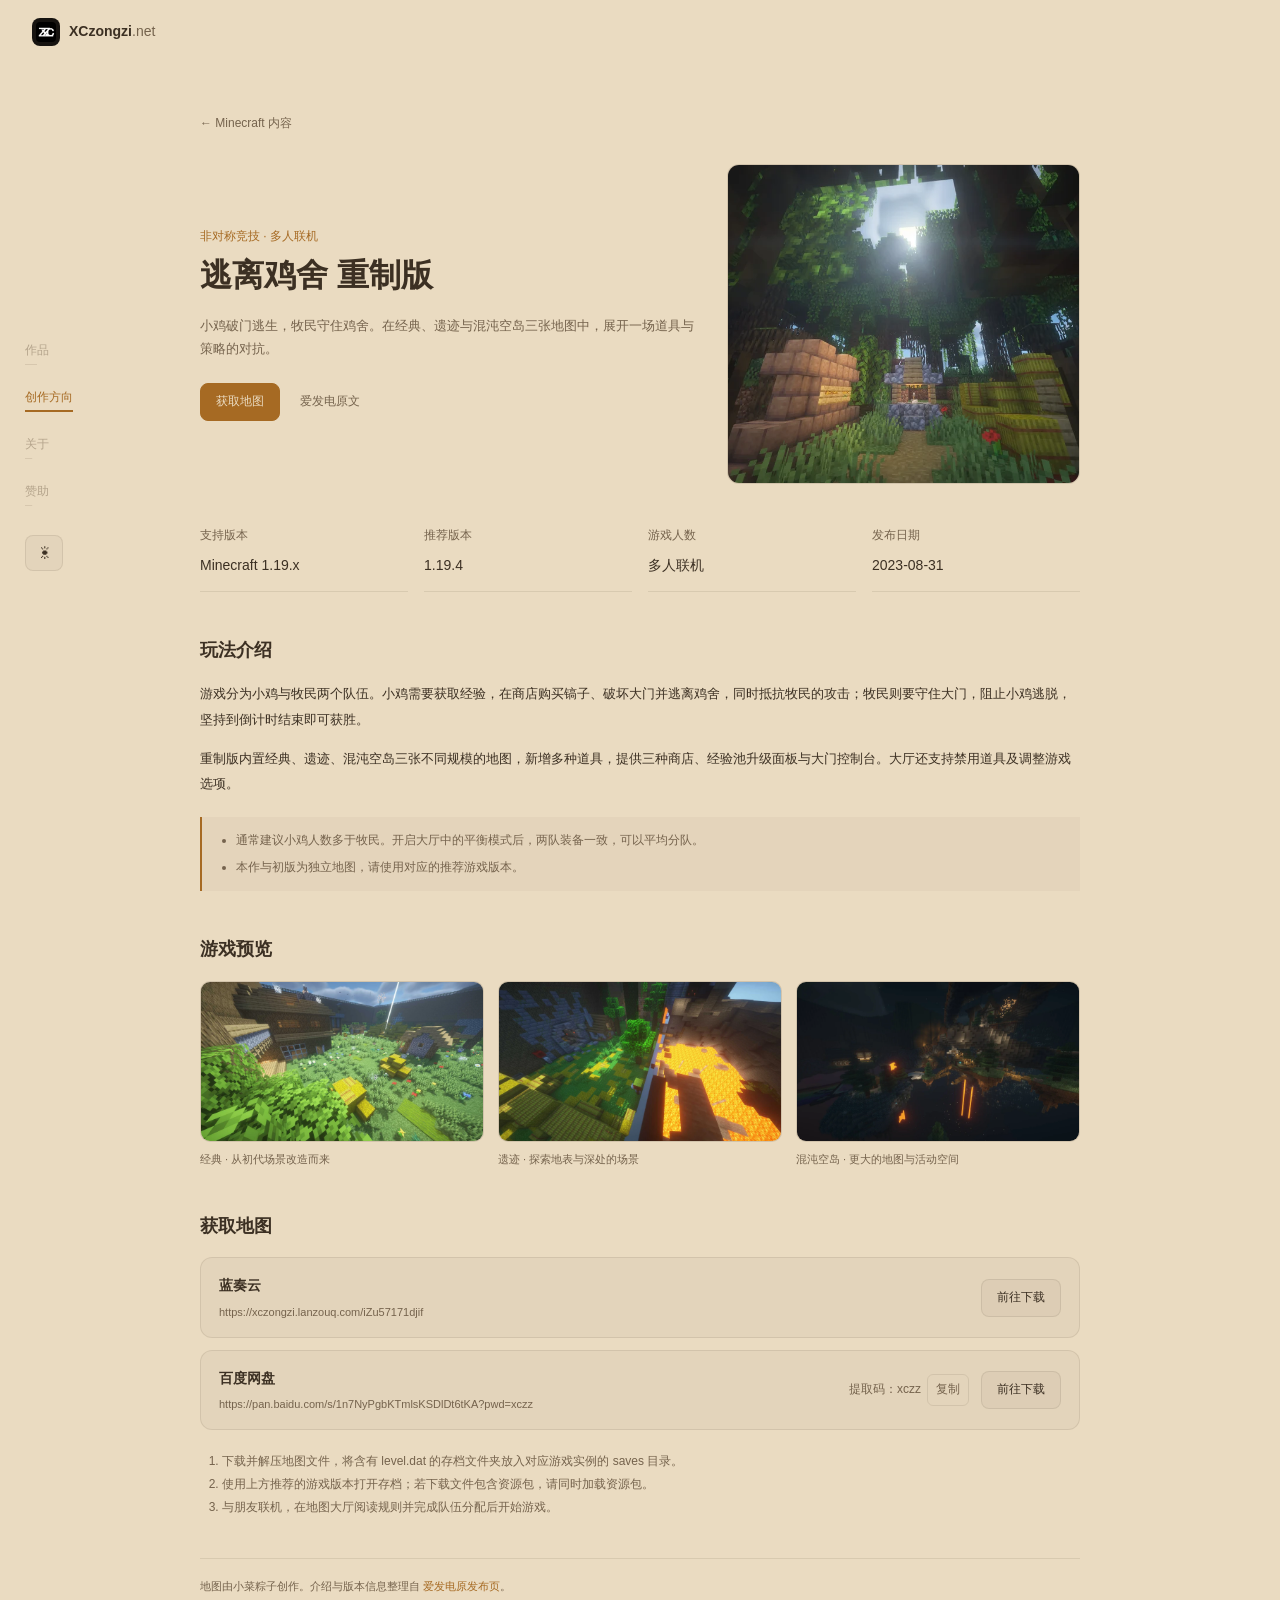
<file: projects/minecraft/escape-chicken-remastered/index.html>
<!doctype html>
<html lang="zh-CN">
  <head>
    <meta charset="UTF-8" />
    <meta name="viewport" content="width=device-width, initial-scale=1" />
    <meta name="description" content="小鸡与牧民的多人对抗地图。浏览玩法、经典／遗迹／混沌空岛场景及下载地址，推荐 Minecraft 1.19.4。" />
    <meta name="theme-color" content="#eadbc1" />
    <meta name="color-scheme" content="light dark" />
    <title>逃离鸡舍 重制版 · Minecraft · XCzongzi</title>
    <link rel="icon" href="../../../assets/images/logo.png?v=a4228886d517" />
    <script src="../../../assets/js/theme.js?v=0ca565c609ce"></script>
    <link rel="stylesheet" href="../../../assets/css/site.css?v=d85c89f2e905" />
    <link rel="stylesheet" href="../../../assets/css/project.css?v=0b7a1940eda7" />
    <link rel="stylesheet" href="../../../assets/css/minecraft.css?v=b5e2d46f971d" />
    <script src="../../../assets/js/content.js?v=b100d739c4ef" defer></script>
    <script src="../../../assets/js/minecraft-project.js?v=6200476d7e68" defer></script>
  </head>
  <body class="project-page minecraft-page" data-minecraft-project="escape-chicken-remastered">
    <a class="skip-link" href="#content">跳到主要内容</a>
    <a class="floating-brand" href="../../../index.html" aria-label="XCzongzi 首页"><img src="../../../assets/images/logo.png?v=a4228886d517" width="28" height="28" alt="" /><span>XCzongzi<span class="brand-domain">.net</span></span></a>
    <aside class="side-rail" aria-label="页面导航与显示模式">
      <nav class="side-nav" aria-label="主导航">
        <a href="../../../index.html#recent" title="最近的作品"><span class="nav-label"><span class="nav-short" aria-hidden="true">作品</span><span class="nav-full">最近的作品</span></span></a>
        <a href="../../../index.html#directions" title="创作方向" aria-current="location"><span class="nav-label"><span class="nav-short" aria-hidden="true">创作</span><span class="nav-full">创作方向</span></span></a>
        <a href="../../../index.html#channels" title="关于我"><span class="nav-label"><span class="nav-short" aria-hidden="true">关于</span><span class="nav-full">关于我</span></span></a>
        <a href="../../../index.html#sponsor" title="赞助我"><span class="nav-label"><span class="nav-short" aria-hidden="true">赞助</span><span class="nav-full">赞助我</span></span></a>
      </nav>
      <button class="theme-button" type="button" data-theme-toggle aria-label="切换到深色模式"><span data-theme-icon aria-hidden="true">☀</span><span data-theme-label>浅色模式</span></button>
    </aside>
    <main class="project-main page-width" id="content">
      <a class="project-back" href="../../../portfolio/minecraft.html#escape-chicken-remastered">← Minecraft 内容</a>
      <article class="minecraft-detail" data-minecraft-detail>
        <h1>逃离鸡舍 重制版</h1>
        <p class="project-description">小鸡与牧民的多人对抗地图。浏览玩法、经典／遗迹／混沌空岛场景及下载地址，推荐 Minecraft 1.19.4。</p>
        <p class="project-feedback">正在载入地图信息。如果未显示，请前往 <a class="text-link" href="https://afdian.com/album/a174f53aa2e111ed99fa5254001e7c00/a24e1e244f2911ee86f652540025c377" target="_blank" rel="noopener noreferrer">爱发电原发布页</a> 查看介绍与下载。</p>
      </article>
    </main>
  </body>
</html>
</file>
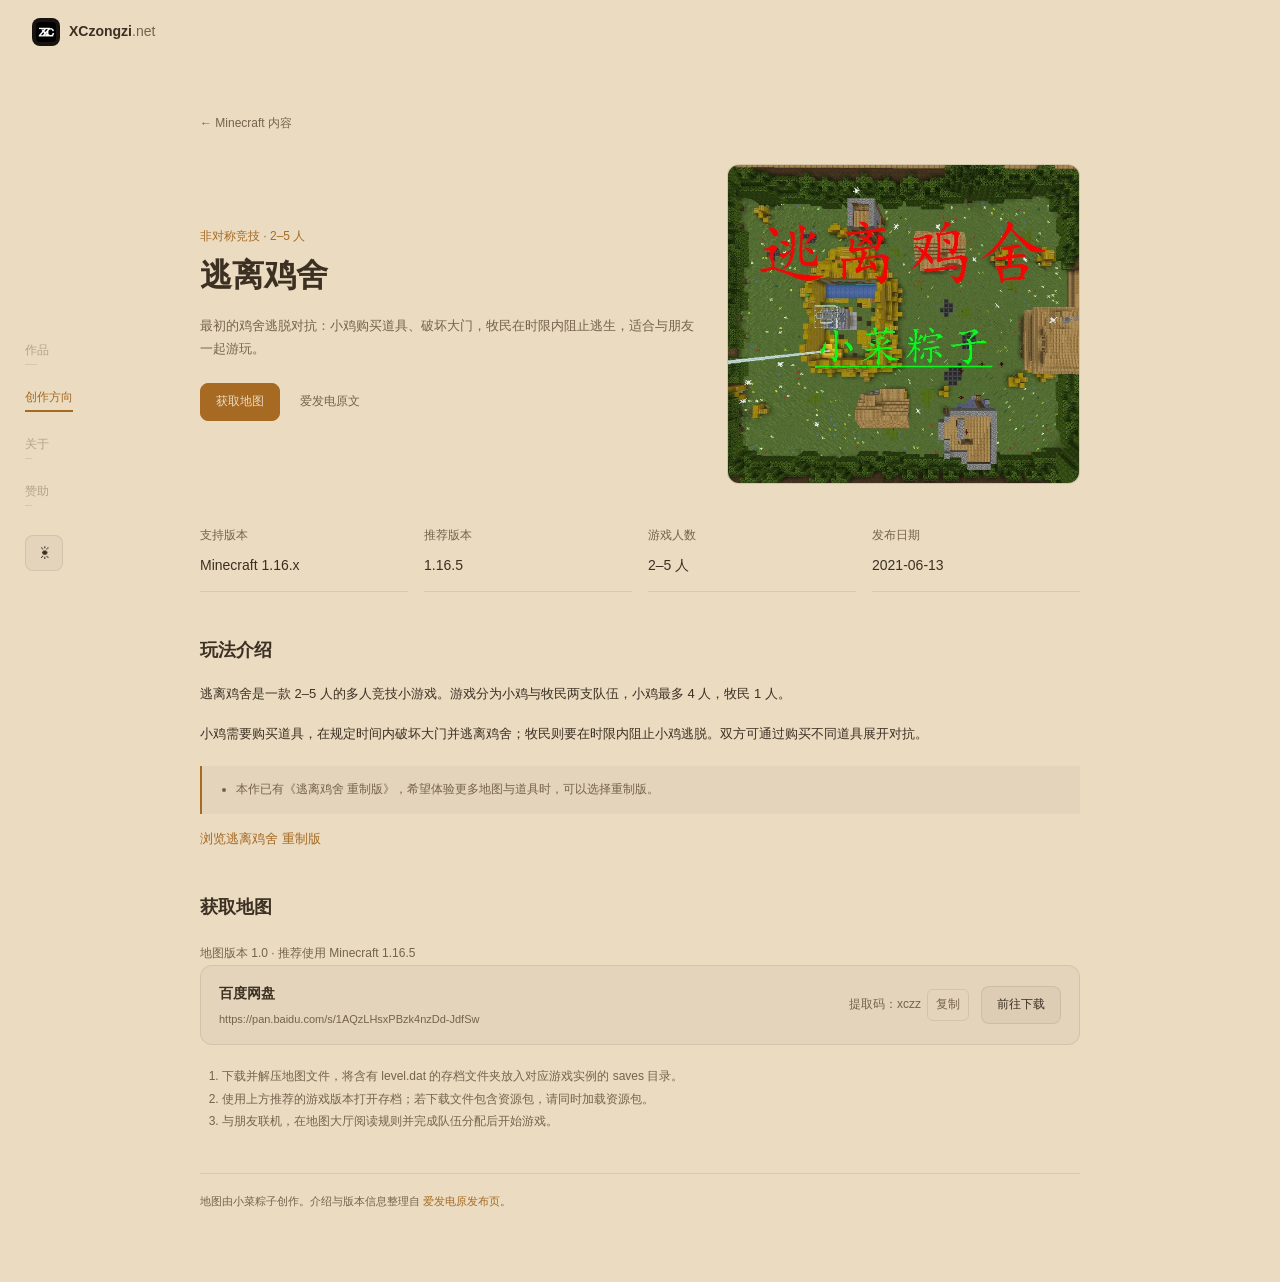
<file: projects/minecraft/escape-chicken/index.html>
<!doctype html>
<html lang="zh-CN">
  <head>
    <meta charset="UTF-8" />
    <meta name="viewport" content="width=device-width, initial-scale=1" />
    <meta name="description" content="2–5 人的鸡舍逃脱竞技地图，小鸡破门逃生，牧民阻止逃脱。查看初版地图介绍与下载，推荐 Minecraft 1.16.5。" />
    <meta name="theme-color" content="#eadbc1" />
    <meta name="color-scheme" content="light dark" />
    <title>逃离鸡舍 · Minecraft · XCzongzi</title>
    <link rel="icon" href="../../../assets/images/logo.png?v=a4228886d517" />
    <script src="../../../assets/js/theme.js?v=0ca565c609ce"></script>
    <link rel="stylesheet" href="../../../assets/css/site.css?v=d85c89f2e905" />
    <link rel="stylesheet" href="../../../assets/css/project.css?v=0b7a1940eda7" />
    <link rel="stylesheet" href="../../../assets/css/minecraft.css?v=b5e2d46f971d" />
    <script src="../../../assets/js/content.js?v=b100d739c4ef" defer></script>
    <script src="../../../assets/js/minecraft-project.js?v=6200476d7e68" defer></script>
  </head>
  <body class="project-page minecraft-page" data-minecraft-project="escape-chicken">
    <a class="skip-link" href="#content">跳到主要内容</a>
    <a class="floating-brand" href="../../../index.html" aria-label="XCzongzi 首页"><img src="../../../assets/images/logo.png?v=a4228886d517" width="28" height="28" alt="" /><span>XCzongzi<span class="brand-domain">.net</span></span></a>
    <aside class="side-rail" aria-label="页面导航与显示模式">
      <nav class="side-nav" aria-label="主导航">
        <a href="../../../index.html#recent" title="最近的作品"><span class="nav-label"><span class="nav-short" aria-hidden="true">作品</span><span class="nav-full">最近的作品</span></span></a>
        <a href="../../../index.html#directions" title="创作方向" aria-current="location"><span class="nav-label"><span class="nav-short" aria-hidden="true">创作</span><span class="nav-full">创作方向</span></span></a>
        <a href="../../../index.html#channels" title="关于我"><span class="nav-label"><span class="nav-short" aria-hidden="true">关于</span><span class="nav-full">关于我</span></span></a>
        <a href="../../../index.html#sponsor" title="赞助我"><span class="nav-label"><span class="nav-short" aria-hidden="true">赞助</span><span class="nav-full">赞助我</span></span></a>
      </nav>
      <button class="theme-button" type="button" data-theme-toggle aria-label="切换到深色模式"><span data-theme-icon aria-hidden="true">☀</span><span data-theme-label>浅色模式</span></button>
    </aside>
    <main class="project-main page-width" id="content">
      <a class="project-back" href="../../../portfolio/minecraft.html#escape-chicken">← Minecraft 内容</a>
      <article class="minecraft-detail" data-minecraft-detail>
        <h1>逃离鸡舍</h1>
        <p class="project-description">2–5 人的鸡舍逃脱竞技地图，小鸡破门逃生，牧民阻止逃脱。查看初版地图介绍与下载，推荐 Minecraft 1.16.5。</p>
        <p class="project-feedback">正在载入地图信息。如果未显示，请前往 <a class="text-link" href="https://afdian.com/album/a174f53aa2e111ed99fa5254001e7c00/ab88a792a2e611ed9b0052540025c377" target="_blank" rel="noopener noreferrer">爱发电原发布页</a> 查看介绍与下载。</p>
      </article>
    </main>
  </body>
</html>
</file>
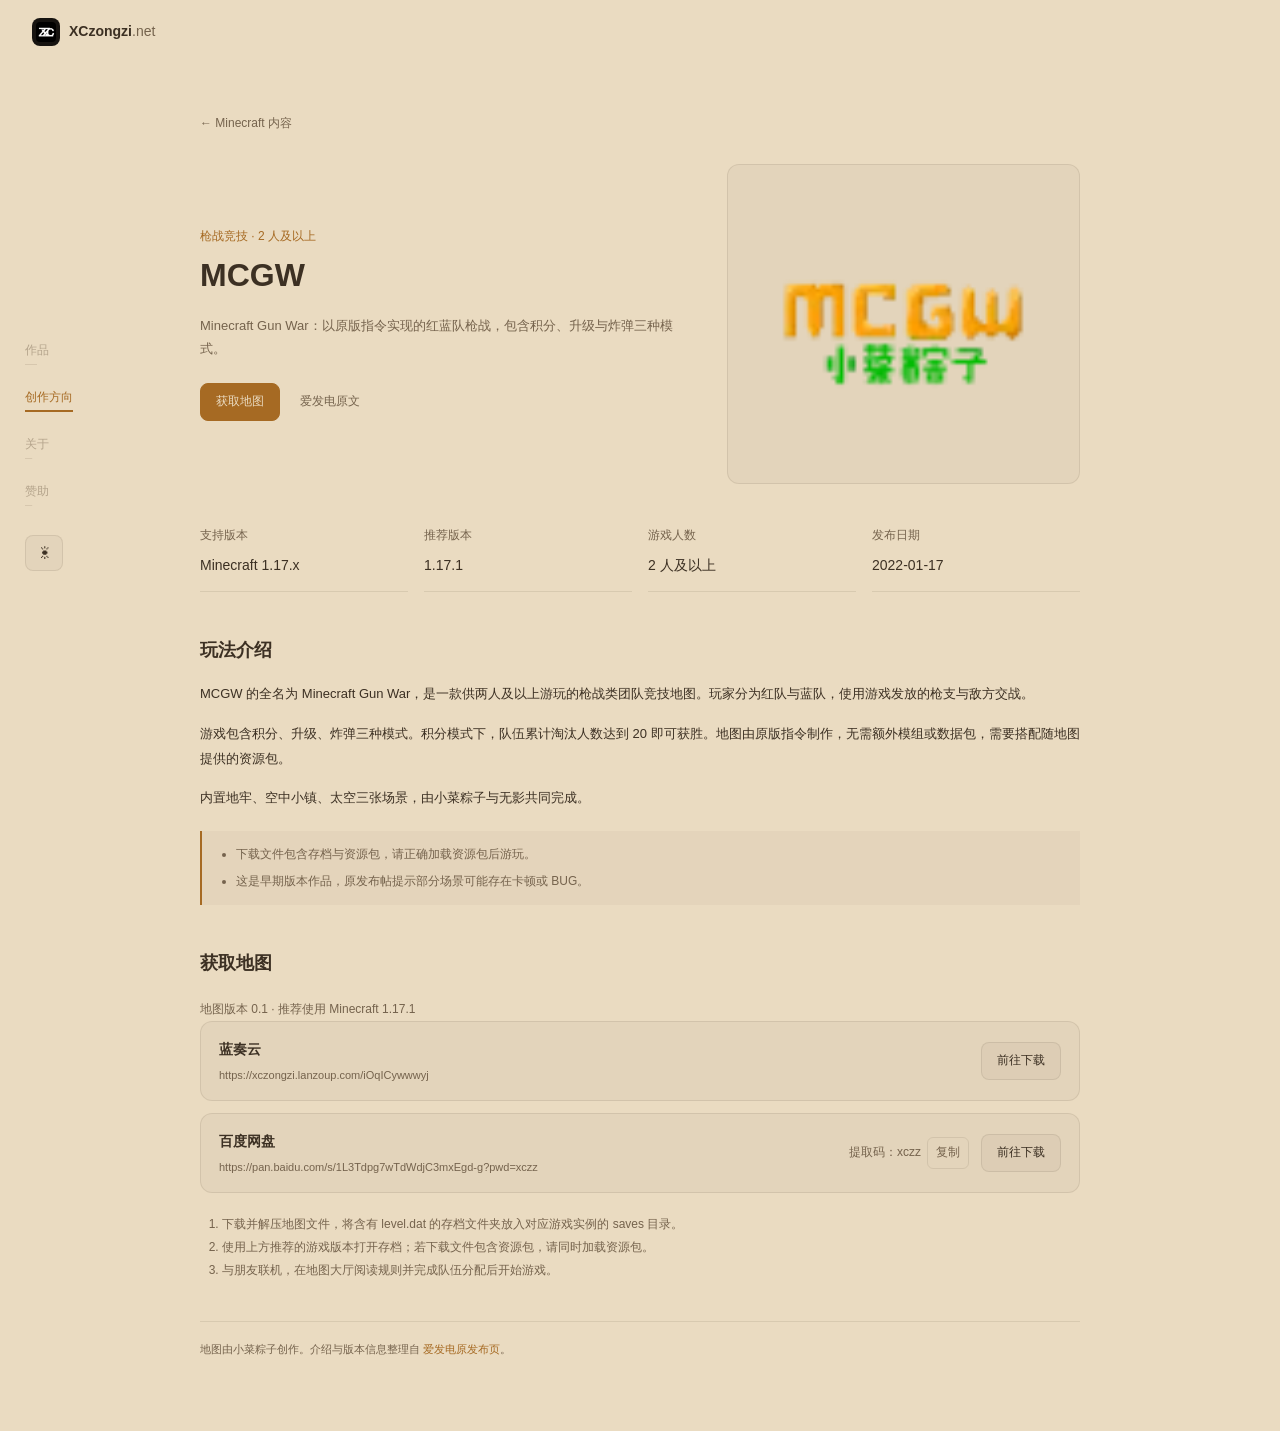
<file: projects/minecraft/mcgw/index.html>
<!doctype html>
<html lang="zh-CN">
  <head>
    <meta charset="UTF-8" />
    <meta name="viewport" content="width=device-width, initial-scale=1" />
    <meta name="description" content="Minecraft Gun War 原版枪战地图，包含积分、升级、炸弹三种模式。查看介绍与下载，推荐 Minecraft 1.17.1。" />
    <meta name="theme-color" content="#eadbc1" />
    <meta name="color-scheme" content="light dark" />
    <title>MCGW · Minecraft · XCzongzi</title>
    <link rel="icon" href="../../../assets/images/logo.png?v=a4228886d517" />
    <script src="../../../assets/js/theme.js?v=0ca565c609ce"></script>
    <link rel="stylesheet" href="../../../assets/css/site.css?v=d85c89f2e905" />
    <link rel="stylesheet" href="../../../assets/css/project.css?v=0b7a1940eda7" />
    <link rel="stylesheet" href="../../../assets/css/minecraft.css?v=b5e2d46f971d" />
    <script src="../../../assets/js/content.js?v=b100d739c4ef" defer></script>
    <script src="../../../assets/js/minecraft-project.js?v=6200476d7e68" defer></script>
  </head>
  <body class="project-page minecraft-page" data-minecraft-project="mcgw">
    <a class="skip-link" href="#content">跳到主要内容</a>
    <a class="floating-brand" href="../../../index.html" aria-label="XCzongzi 首页"><img src="../../../assets/images/logo.png?v=a4228886d517" width="28" height="28" alt="" /><span>XCzongzi<span class="brand-domain">.net</span></span></a>
    <aside class="side-rail" aria-label="页面导航与显示模式">
      <nav class="side-nav" aria-label="主导航">
        <a href="../../../index.html#recent" title="最近的作品"><span class="nav-label"><span class="nav-short" aria-hidden="true">作品</span><span class="nav-full">最近的作品</span></span></a>
        <a href="../../../index.html#directions" title="创作方向" aria-current="location"><span class="nav-label"><span class="nav-short" aria-hidden="true">创作</span><span class="nav-full">创作方向</span></span></a>
        <a href="../../../index.html#channels" title="关于我"><span class="nav-label"><span class="nav-short" aria-hidden="true">关于</span><span class="nav-full">关于我</span></span></a>
        <a href="../../../index.html#sponsor" title="赞助我"><span class="nav-label"><span class="nav-short" aria-hidden="true">赞助</span><span class="nav-full">赞助我</span></span></a>
      </nav>
      <button class="theme-button" type="button" data-theme-toggle aria-label="切换到深色模式"><span data-theme-icon aria-hidden="true">☀</span><span data-theme-label>浅色模式</span></button>
    </aside>
    <main class="project-main page-width" id="content">
      <a class="project-back" href="../../../portfolio/minecraft.html#mcgw">← Minecraft 内容</a>
      <article class="minecraft-detail" data-minecraft-detail>
        <h1>MCGW</h1>
        <p class="project-description">Minecraft Gun War 原版枪战地图，包含积分、升级、炸弹三种模式。查看介绍与下载，推荐 Minecraft 1.17.1。</p>
        <p class="project-feedback">正在载入地图信息。如果未显示，请前往 <a class="text-link" href="https://afdian.com/album/a174f53aa2e111ed99fa5254001e7c00/a32b2034a2eb11ed87f652540025c377" target="_blank" rel="noopener noreferrer">爱发电原发布页</a> 查看介绍与下载。</p>
      </article>
    </main>
  </body>
</html>
</file>
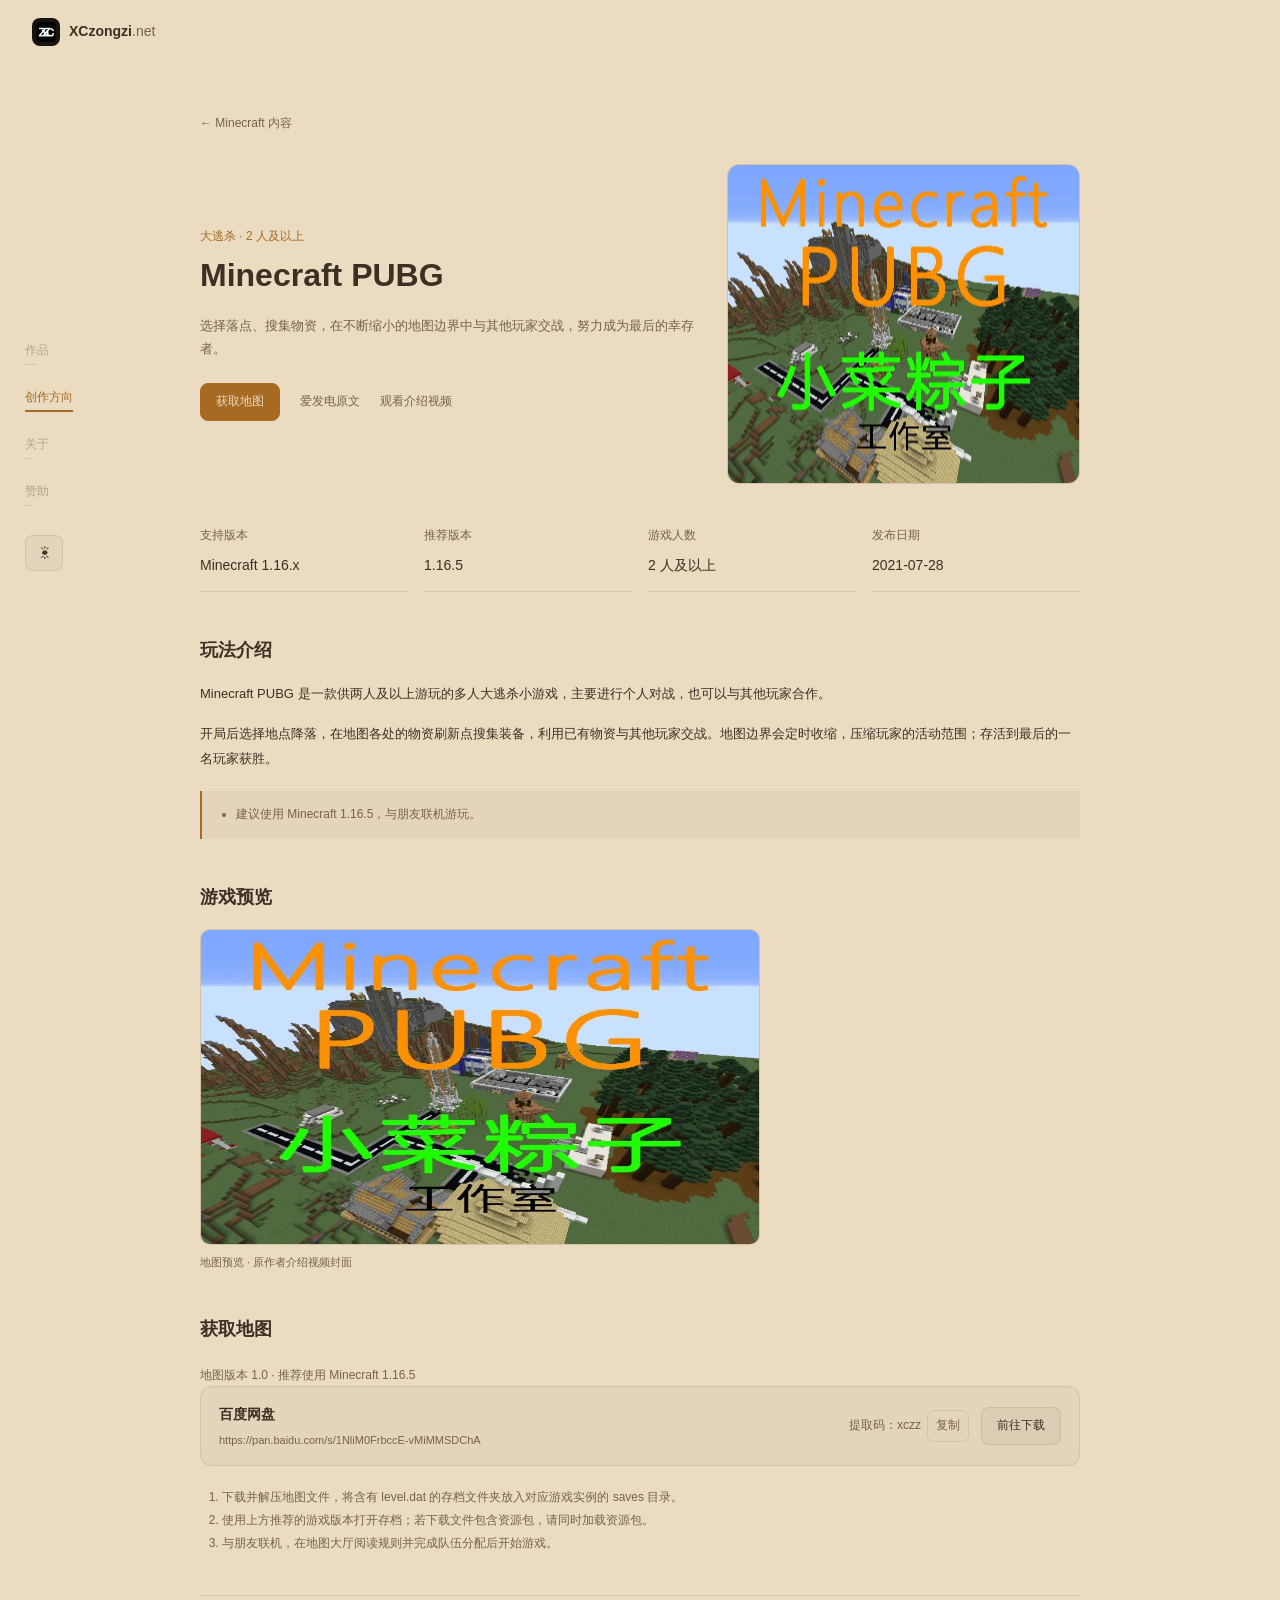
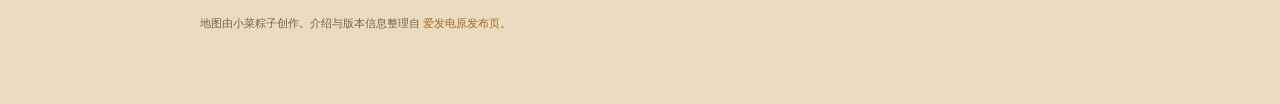
<file: projects/minecraft/minecraft-pubg/index.html>
<!doctype html>
<html lang="zh-CN">
  <head>
    <meta charset="UTF-8" />
    <meta name="viewport" content="width=device-width, initial-scale=1" />
    <meta name="description" content="与朋友一起选择落点、搜集物资，在收缩的地图边界中决出最后的幸存者。查看介绍与下载，推荐 Minecraft 1.16.5。" />
    <meta name="theme-color" content="#eadbc1" />
    <meta name="color-scheme" content="light dark" />
    <title>Minecraft PUBG · Minecraft · XCzongzi</title>
    <link rel="icon" href="../../../assets/images/logo.png?v=a4228886d517" />
    <script src="../../../assets/js/theme.js?v=0ca565c609ce"></script>
    <link rel="stylesheet" href="../../../assets/css/site.css?v=d85c89f2e905" />
    <link rel="stylesheet" href="../../../assets/css/project.css?v=0b7a1940eda7" />
    <link rel="stylesheet" href="../../../assets/css/minecraft.css?v=b5e2d46f971d" />
    <script src="../../../assets/js/content.js?v=b100d739c4ef" defer></script>
    <script src="../../../assets/js/minecraft-project.js?v=6200476d7e68" defer></script>
  </head>
  <body class="project-page minecraft-page" data-minecraft-project="minecraft-pubg">
    <a class="skip-link" href="#content">跳到主要内容</a>
    <a class="floating-brand" href="../../../index.html" aria-label="XCzongzi 首页"><img src="../../../assets/images/logo.png?v=a4228886d517" width="28" height="28" alt="" /><span>XCzongzi<span class="brand-domain">.net</span></span></a>
    <aside class="side-rail" aria-label="页面导航与显示模式">
      <nav class="side-nav" aria-label="主导航">
        <a href="../../../index.html#recent" title="最近的作品"><span class="nav-label"><span class="nav-short" aria-hidden="true">作品</span><span class="nav-full">最近的作品</span></span></a>
        <a href="../../../index.html#directions" title="创作方向" aria-current="location"><span class="nav-label"><span class="nav-short" aria-hidden="true">创作</span><span class="nav-full">创作方向</span></span></a>
        <a href="../../../index.html#channels" title="关于我"><span class="nav-label"><span class="nav-short" aria-hidden="true">关于</span><span class="nav-full">关于我</span></span></a>
        <a href="../../../index.html#sponsor" title="赞助我"><span class="nav-label"><span class="nav-short" aria-hidden="true">赞助</span><span class="nav-full">赞助我</span></span></a>
      </nav>
      <button class="theme-button" type="button" data-theme-toggle aria-label="切换到深色模式"><span data-theme-icon aria-hidden="true">☀</span><span data-theme-label>浅色模式</span></button>
    </aside>
    <main class="project-main page-width" id="content">
      <a class="project-back" href="../../../portfolio/minecraft.html#minecraft-pubg">← Minecraft 内容</a>
      <article class="minecraft-detail" data-minecraft-detail>
        <h1>Minecraft PUBG</h1>
        <p class="project-description">与朋友一起选择落点、搜集物资，在收缩的地图边界中决出最后的幸存者。查看介绍与下载，推荐 Minecraft 1.16.5。</p>
        <p class="project-feedback">正在载入地图信息。如果未显示，请前往 <a class="text-link" href="https://afdian.com/album/a174f53aa2e111ed99fa5254001e7c00/8ca17c9ea2e811eda9d55254001e7c00" target="_blank" rel="noopener noreferrer">爱发电原发布页</a> 查看介绍与下载。</p>
      </article>
    </main>
  </body>
</html>
</file>
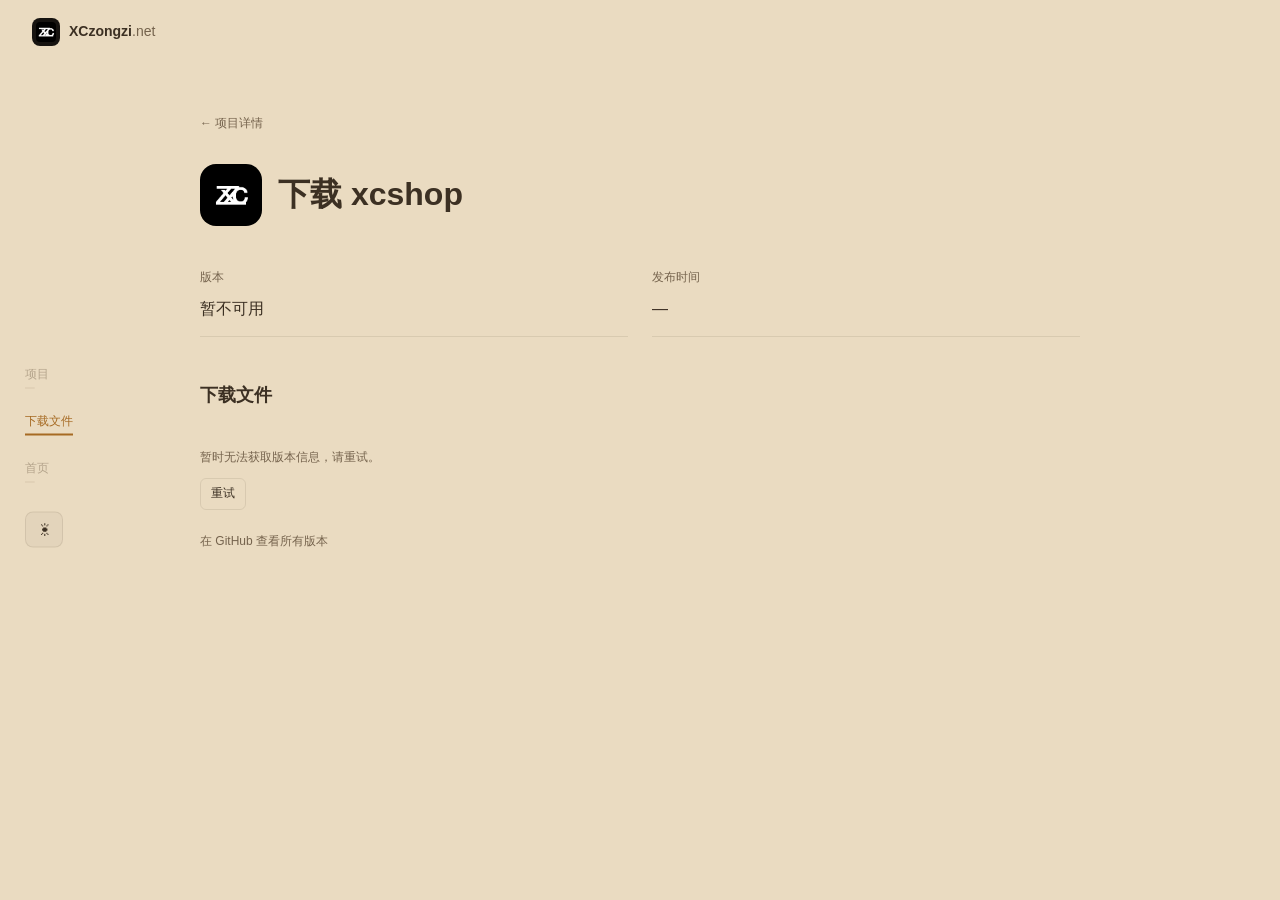
<file: projects/xcshop/releases/index.html>
<!doctype html>
<html lang="zh-CN">
  <head>
    <meta charset="UTF-8" />
    <meta name="viewport" content="width=device-width, initial-scale=1" />
    <meta name="description" content="xcshop：面向 Minecraft Java 版的可视化商店数据包编辑器。" />
    <meta name="theme-color" content="#eadbc1" />
    <meta name="color-scheme" content="light dark" />
    <title>下载 xcshop · XCzongzi</title>
    <link rel="icon" href="/assets/images/logo.png?v=a4228886d517" />
    <script src="/assets/js/theme.js?v=0ca565c609ce"></script>
    <link rel="stylesheet" href="/assets/css/site.css?v=d85c89f2e905" />
    <link rel="stylesheet" href="/assets/css/project.css?v=0b7a1940eda7" />
    <script src="/assets/js/xcshop-project.js?v=43274def6c9a" defer></script>
  </head>
  <body class="project-page" data-project-page="download">
    <a class="skip-link" href="#content">跳到主要内容</a>
    <a class="floating-brand" href="/" aria-label="XCzongzi 首页"><img src="/assets/images/logo.png?v=a4228886d517" width="28" height="28" alt="" /><span>XCzongzi<span class="brand-domain">.net</span></span></a>
    <aside class="side-rail" aria-label="项目导航与显示模式">
      <nav class="side-nav" aria-label="项目导航">
        <a href="/projects/xcshop/" title="项目详情"><span class="nav-label"><span class="nav-short" aria-hidden="true">项目</span><span class="nav-full">项目详情</span></span></a>
        <a href="#downloads" title="下载文件" aria-current="location"><span class="nav-label"><span class="nav-short" aria-hidden="true">版本</span><span class="nav-full">下载文件</span></span></a>
        <a href="/" title="返回首页"><span class="nav-label"><span class="nav-short" aria-hidden="true">首页</span><span class="nav-full">返回首页</span></span></a>
      </nav>
      <button class="theme-button" type="button" data-theme-toggle aria-label="切换到深色模式"><span data-theme-icon aria-hidden="true">☀</span><span data-theme-label>浅色模式</span></button>
    </aside>
    <main class="project-main page-width" id="content" data-project-main aria-busy="true">
      <a class="project-back" href="/projects/xcshop/">← 项目详情</a>
      <div class="project-identity"><span class="project-logo"><img src="/assets/images/logo.png?v=a4228886d517" width="42" height="42" alt="" /></span><h1 data-download-title>下载 xcshop</h1></div>
      <dl class="project-facts">
        <div><dt>版本</dt><dd><span data-version>正在获取…</span> <span class="release-badge" data-prerelease hidden>预发布</span></dd></div>
        <div><dt>发布时间</dt><dd><time data-date>正在获取…</time></dd></div>
      </dl>
      <section class="project-section" id="downloads" data-download-section aria-labelledby="downloads-title"><h2 id="downloads-title">下载文件</h2><div class="download-files" data-download-files></div></section>
      <p class="project-feedback" role="status" aria-live="polite" data-feedback>正在获取版本信息…</p>
      <button class="project-retry" type="button" data-retry hidden>重试</button>
      <div class="project-actions"><a class="project-source" href="https://github.com/XCzongzi/xcshop/releases" target="_blank" rel="noopener noreferrer" data-release-source hidden>发布说明</a><a class="project-source" href="https://github.com/XCzongzi/xcshop/releases" target="_blank" rel="noopener noreferrer">在 GitHub 查看所有版本</a></div>
      <noscript><p class="project-feedback">请启用 JavaScript 以获取版本信息。</p></noscript>
    </main>
  </body>
</html>
</file>
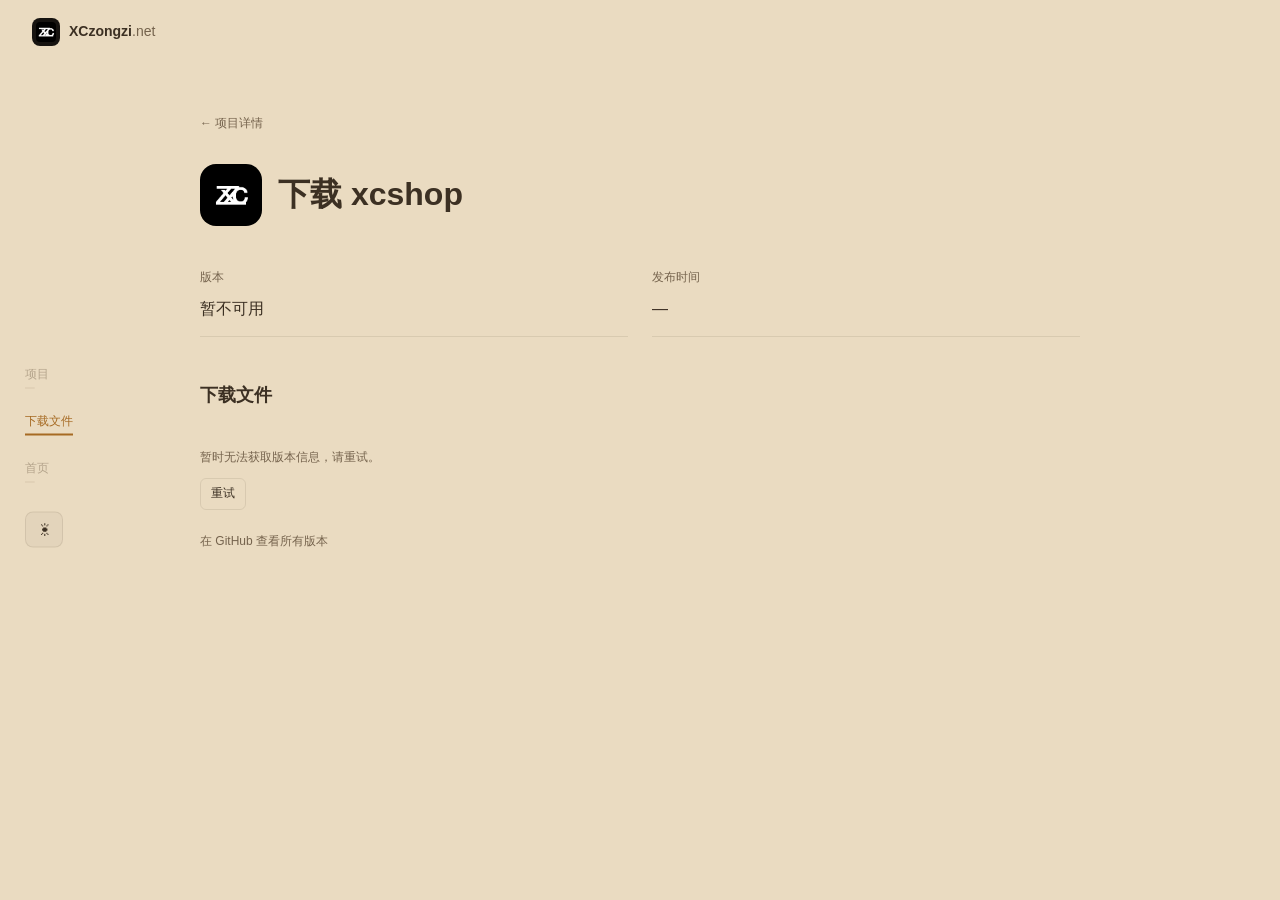
<file: projects/xcshop/v0.0.1/index.html>
<!doctype html>
<html lang="zh-CN">
  <head>
    <meta charset="UTF-8" />
    <meta name="viewport" content="width=device-width, initial-scale=1" />
    <meta name="description" content="xcshop：面向 Minecraft Java 版的可视化商店数据包编辑器。" />
    <meta name="theme-color" content="#eadbc1" />
    <meta name="color-scheme" content="light dark" />
    <title>下载 xcshop v0.0.1 · XCzongzi</title>
    <link rel="icon" href="/assets/images/logo.png?v=a4228886d517" />
    <script src="/assets/js/theme.js?v=0ca565c609ce"></script>
    <link rel="stylesheet" href="/assets/css/site.css?v=d85c89f2e905" />
    <link rel="stylesheet" href="/assets/css/project.css?v=0b7a1940eda7" />
    <script src="/assets/js/xcshop-project.js?v=43274def6c9a" defer></script>
  </head>
  <body class="project-page" data-project-page="download" data-release-tag="v0.0.1">
    <a class="skip-link" href="#content">跳到主要内容</a>
    <a class="floating-brand" href="/" aria-label="XCzongzi 首页"><img src="/assets/images/logo.png?v=a4228886d517" width="28" height="28" alt="" /><span>XCzongzi<span class="brand-domain">.net</span></span></a>
    <aside class="side-rail" aria-label="项目导航与显示模式">
      <nav class="side-nav" aria-label="项目导航">
        <a href="/projects/xcshop/" title="项目详情"><span class="nav-label"><span class="nav-short" aria-hidden="true">项目</span><span class="nav-full">项目详情</span></span></a>
        <a href="#downloads" title="下载文件" aria-current="location"><span class="nav-label"><span class="nav-short" aria-hidden="true">版本</span><span class="nav-full">下载文件</span></span></a>
        <a href="/" title="返回首页"><span class="nav-label"><span class="nav-short" aria-hidden="true">首页</span><span class="nav-full">返回首页</span></span></a>
      </nav>
      <button class="theme-button" type="button" data-theme-toggle aria-label="切换到深色模式"><span data-theme-icon aria-hidden="true">☀</span><span data-theme-label>浅色模式</span></button>
    </aside>
    <main class="project-main page-width" id="content" data-project-main aria-busy="true">
      <a class="project-back" href="/projects/xcshop/">← 项目详情</a>
      <div class="project-identity"><span class="project-logo"><img src="/assets/images/logo.png?v=a4228886d517" width="42" height="42" alt="" /></span><h1 data-download-title>下载 xcshop</h1></div>
      <dl class="project-facts">
        <div><dt>版本</dt><dd><span data-version>正在获取…</span> <span class="release-badge" data-prerelease hidden>预发布</span></dd></div>
        <div><dt>发布时间</dt><dd><time data-date>正在获取…</time></dd></div>
      </dl>
      <section class="project-section" id="downloads" data-download-section aria-labelledby="downloads-title"><h2 id="downloads-title">下载文件</h2><div class="download-files" data-download-files></div></section>
      <p class="project-feedback" role="status" aria-live="polite" data-feedback>正在获取版本信息…</p>
      <button class="project-retry" type="button" data-retry hidden>重试</button>
      <div class="project-actions"><a class="project-source" href="https://github.com/XCzongzi/xcshop/releases" target="_blank" rel="noopener noreferrer" data-release-source hidden>发布说明</a><a class="project-source" href="https://github.com/XCzongzi/xcshop/releases" target="_blank" rel="noopener noreferrer">在 GitHub 查看所有版本</a></div>
      <noscript><p class="project-feedback">请启用 JavaScript 以获取版本信息。</p></noscript>
    </main>
  </body>
</html>
</file>
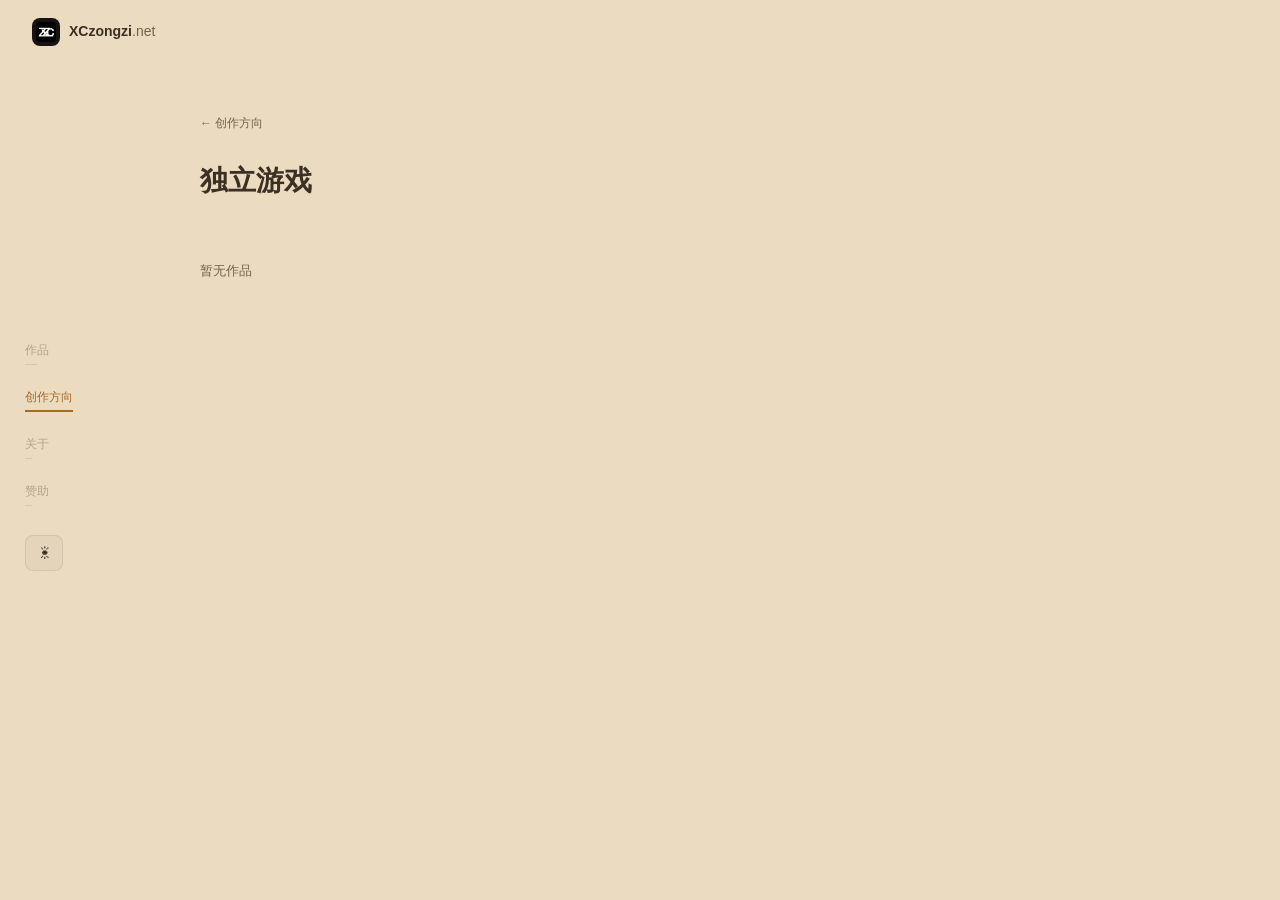
<file: portfolio/indie-game.html>
<!doctype html>
<html lang="zh-CN">
  <head>
    <meta charset="UTF-8" />
    <meta name="viewport" content="width=device-width, initial-scale=1" />
    <meta name="description" content="XCzongzi · 独立游戏" />
    <meta name="theme-color" content="#eadbc1" />
    <meta name="color-scheme" content="light dark" />
    <title>独立游戏 · XCzongzi</title>
    <link rel="icon" href="../assets/images/logo.png?v=a4228886d517" />
    <script src="../assets/js/theme.js?v=0ca565c609ce"></script>
    <link rel="stylesheet" href="../assets/css/site.css?v=d85c89f2e905" />
    <script src="../assets/js/content.js?v=b100d739c4ef" defer></script>
    <script src="../assets/js/portfolio-page.js?v=32db61bbe93e" defer></script>
  </head>
  <body class="portfolio-page" data-portfolio="indie-game">
    <a class="skip-link" href="#content">跳到主要内容</a>
    <a class="floating-brand" href="../index.html" aria-label="XCzongzi 首页"><img src="../assets/images/logo.png?v=a4228886d517" width="28" height="28" alt="" /><span>XCzongzi<span class="brand-domain">.net</span></span></a>
    <aside class="side-rail" aria-label="页面导航与显示模式">
      <nav class="side-nav" aria-label="主导航">
        <a href="../index.html#recent" title="最近的作品"><span class="nav-label"><span class="nav-short" aria-hidden="true">作品</span><span class="nav-full">最近的作品</span></span></a>
        <a href="../index.html#directions" title="创作方向" aria-current="location"><span class="nav-label"><span class="nav-short" aria-hidden="true">创作</span><span class="nav-full">创作方向</span></span></a>
        <a href="../index.html#channels" title="关于我"><span class="nav-label"><span class="nav-short" aria-hidden="true">关于</span><span class="nav-full">关于我</span></span></a>
        <a href="../index.html#sponsor" title="赞助我"><span class="nav-label"><span class="nav-short" aria-hidden="true">赞助</span><span class="nav-full">赞助我</span></span></a>
      </nav>
      <button class="theme-button" type="button" data-theme-toggle aria-label="切换到深色模式"><span data-theme-icon aria-hidden="true">☀</span><span data-theme-label>浅色模式</span></button>
    </aside>
    <main class="portfolio-main page-width" id="content">
      <a class="back-link" href="../index.html#directions">← 创作方向</a>
      <h1 data-portfolio-title>独立游戏</h1>
      <div class="project-list" data-project-list></div>
    </main>
  </body>
</html>
</file>
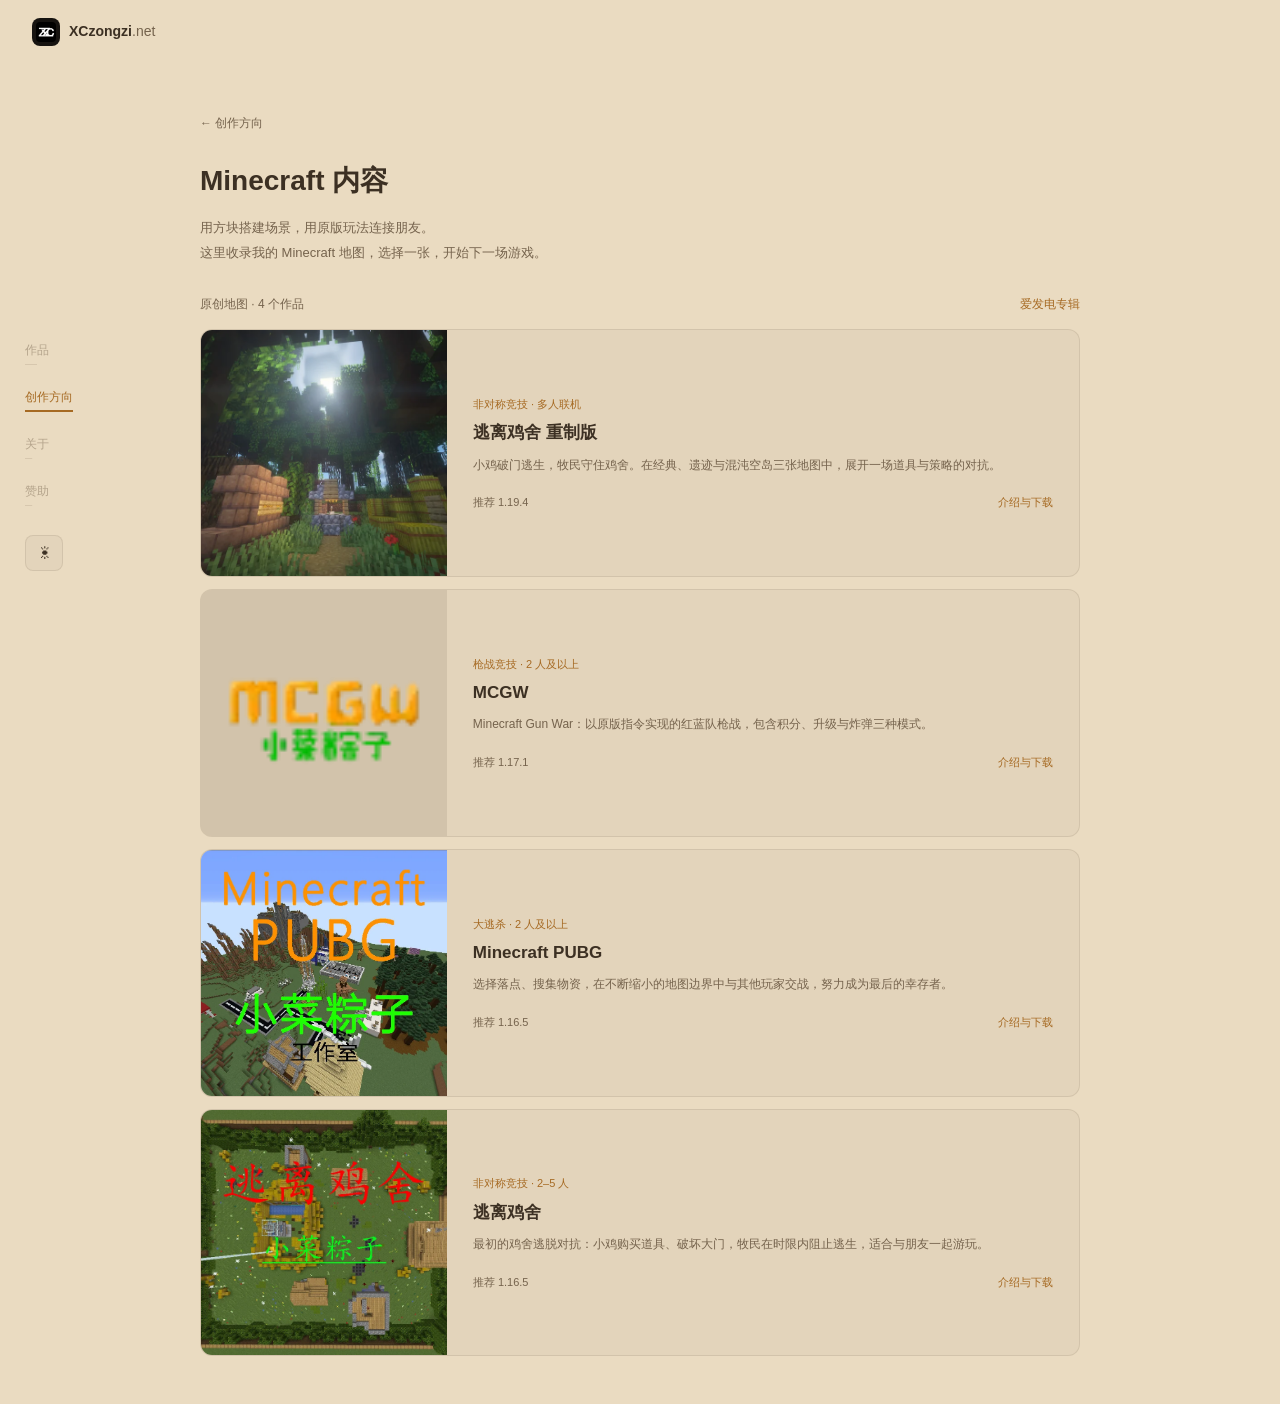
<file: portfolio/minecraft.html>
<!doctype html>
<html lang="zh-CN">
  <head>
    <meta charset="UTF-8" />
    <meta name="viewport" content="width=device-width, initial-scale=1" />
    <meta name="description" content="浏览小菜粽子的 Minecraft 原创地图：逃离鸡舍、Minecraft PUBG、MCGW 与逃离鸡舍 重制版。查看玩法、游戏截图、适用版本及下载入口。" />
    <meta name="theme-color" content="#eadbc1" />
    <meta name="color-scheme" content="light dark" />
    <title>Minecraft 内容 · XCzongzi</title>
    <link rel="icon" href="../assets/images/logo.png?v=a4228886d517" />
    <script src="../assets/js/theme.js?v=0ca565c609ce"></script>
    <link rel="stylesheet" href="../assets/css/site.css?v=d85c89f2e905" />
    <link rel="stylesheet" href="../assets/css/minecraft.css?v=b5e2d46f971d" />
    <script src="../assets/js/content.js?v=b100d739c4ef" defer></script>
    <script src="../assets/js/portfolio-page.js?v=32db61bbe93e" defer></script>
  </head>
  <body class="portfolio-page minecraft-page" data-portfolio="minecraft">
    <a class="skip-link" href="#content">跳到主要内容</a>
    <a class="floating-brand" href="../index.html" aria-label="XCzongzi 首页"><img src="../assets/images/logo.png?v=a4228886d517" width="28" height="28" alt="" /><span>XCzongzi<span class="brand-domain">.net</span></span></a>
    <aside class="side-rail" aria-label="页面导航与显示模式">
      <nav class="side-nav" aria-label="主导航">
        <a href="../index.html#recent" title="最近的作品"><span class="nav-label"><span class="nav-short" aria-hidden="true">作品</span><span class="nav-full">最近的作品</span></span></a>
        <a href="../index.html#directions" title="创作方向" aria-current="location"><span class="nav-label"><span class="nav-short" aria-hidden="true">创作</span><span class="nav-full">创作方向</span></span></a>
        <a href="../index.html#channels" title="关于我"><span class="nav-label"><span class="nav-short" aria-hidden="true">关于</span><span class="nav-full">关于我</span></span></a>
        <a href="../index.html#sponsor" title="赞助我"><span class="nav-label"><span class="nav-short" aria-hidden="true">赞助</span><span class="nav-full">赞助我</span></span></a>
      </nav>
      <button class="theme-button" type="button" data-theme-toggle aria-label="切换到深色模式"><span data-theme-icon aria-hidden="true">☀</span><span data-theme-label>浅色模式</span></button>
    </aside>
    <main class="portfolio-main page-width" id="content">
      <a class="back-link" href="../index.html#directions">← 创作方向</a>
      <h1 data-portfolio-title>Minecraft 内容</h1>
      <p class="minecraft-intro">用方块搭建场景，用原版玩法连接朋友。<br />这里收录我的 Minecraft 地图，选择一张，开始下一场游戏。</p>
      <div class="minecraft-list-heading"><span>原创地图 · 4 个作品</span><a class="text-link" href="https://afdian.com/album/a174f53aa2e111ed99fa5254001e7c00" target="_blank" rel="noopener noreferrer">爱发电专辑</a></div>
      <div class="project-list" data-project-list></div>
      <noscript><p class="empty-state">请启用 JavaScript 浏览作品，或前往 <a class="text-link" href="https://afdian.com/album/a174f53aa2e111ed99fa5254001e7c00">爱发电地图专辑</a> 查看介绍与下载。</p></noscript>
    </main>
  </body>
</html>
</file>
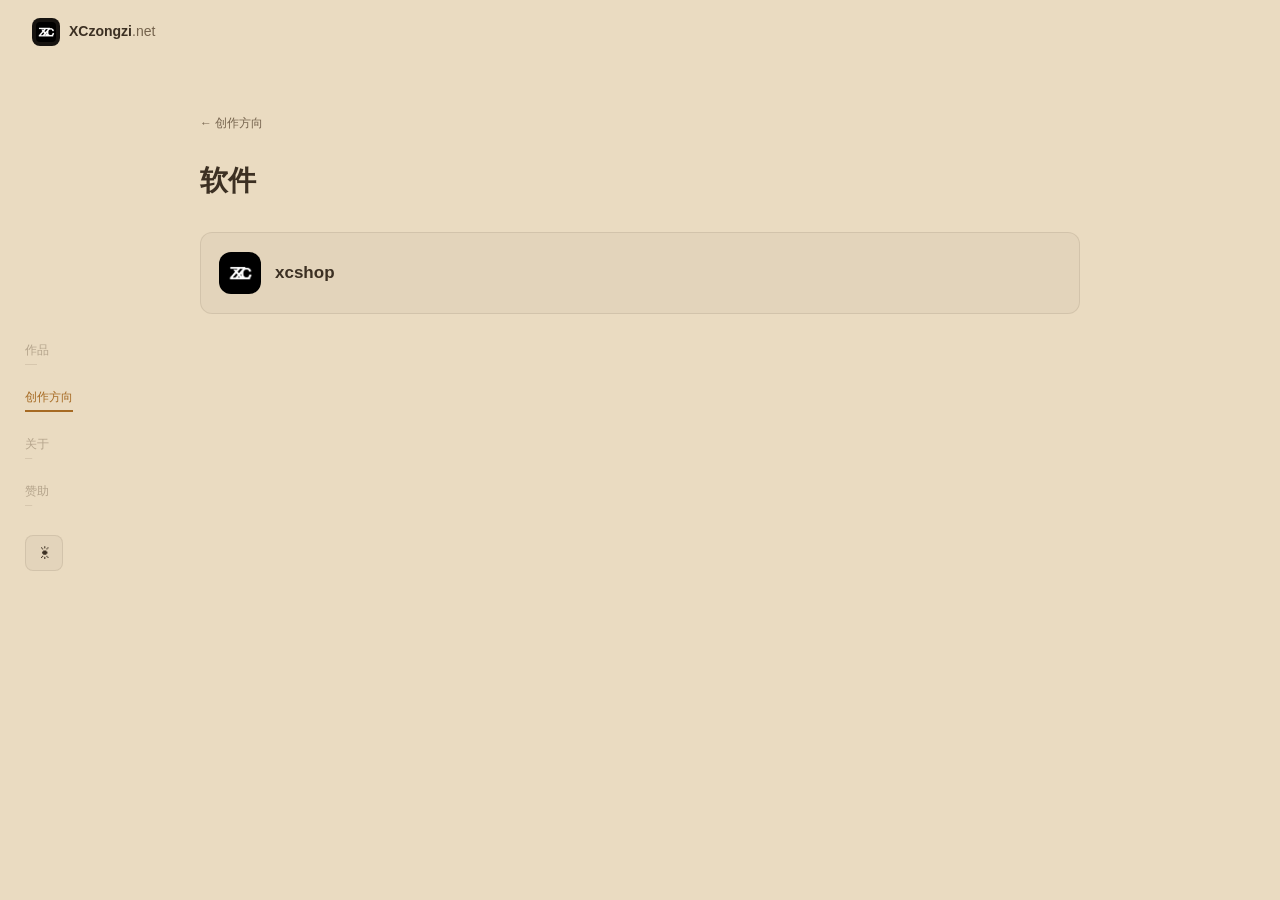
<file: portfolio/software.html>
<!doctype html>
<html lang="zh-CN">
  <head>
    <meta charset="UTF-8" />
    <meta name="viewport" content="width=device-width, initial-scale=1" />
    <meta name="description" content="XCzongzi · 软件" />
    <meta name="theme-color" content="#eadbc1" />
    <meta name="color-scheme" content="light dark" />
    <title>软件 · XCzongzi</title>
    <link rel="icon" href="../assets/images/logo.png?v=a4228886d517" />
    <script src="../assets/js/theme.js?v=0ca565c609ce"></script>
    <link rel="stylesheet" href="../assets/css/site.css?v=d85c89f2e905" />
    <script src="../assets/js/content.js?v=b100d739c4ef" defer></script>
    <script src="../assets/js/portfolio-page.js?v=32db61bbe93e" defer></script>
  </head>
  <body class="portfolio-page" data-portfolio="software">
    <a class="skip-link" href="#content">跳到主要内容</a>
    <a class="floating-brand" href="../index.html" aria-label="XCzongzi 首页"><img src="../assets/images/logo.png?v=a4228886d517" width="28" height="28" alt="" /><span>XCzongzi<span class="brand-domain">.net</span></span></a>
    <aside class="side-rail" aria-label="页面导航与显示模式">
      <nav class="side-nav" aria-label="主导航">
        <a href="../index.html#recent" title="最近的作品"><span class="nav-label"><span class="nav-short" aria-hidden="true">作品</span><span class="nav-full">最近的作品</span></span></a>
        <a href="../index.html#directions" title="创作方向" aria-current="location"><span class="nav-label"><span class="nav-short" aria-hidden="true">创作</span><span class="nav-full">创作方向</span></span></a>
        <a href="../index.html#channels" title="关于我"><span class="nav-label"><span class="nav-short" aria-hidden="true">关于</span><span class="nav-full">关于我</span></span></a>
        <a href="../index.html#sponsor" title="赞助我"><span class="nav-label"><span class="nav-short" aria-hidden="true">赞助</span><span class="nav-full">赞助我</span></span></a>
      </nav>
      <button class="theme-button" type="button" data-theme-toggle aria-label="切换到深色模式"><span data-theme-icon aria-hidden="true">☀</span><span data-theme-label>浅色模式</span></button>
    </aside>
    <main class="portfolio-main page-width" id="content">
      <a class="back-link" href="../index.html#directions">← 创作方向</a>
      <h1 data-portfolio-title>软件</h1>
      <div class="project-list" data-project-list></div>
    </main>
  </body>
</html>
</file>
<file: assets/css/site.css>
/* xcshop: parchment / amber. Mode names in the UI remain light / dark. */
:root {
  color-scheme: light;
  --paper: #eadbc1;
  --ink: #3c3023;
  --muted: #75634d;
  --accent: #a66a23;
  --line: #3c30231a;
  --card: #3c302309;
  --card-hover: #3c302314;
  --card-pressed: #3c30231f;
  --icon-bg: #3c30231a;
  --sponsor: #7251ad;
  --sponsor-bg: #7251ad1a;
  --sponsor-hover: #7251ad2e;
  --sponsor-line: #7251ad7a;
  --cover-top: #eadbc180;
  --cover-tint: #eadbc11f;
  --rail-width: 160px;
  --page: 880px;
  --cover-height: max(280px, calc(100svh - 156px));
  --cover-pinned: calc(var(--cover-height) * 21 / 115);
  --profile-height: 156px;
  --scroll-offset: calc(var(--cover-pinned) + var(--profile-height) + 24px);
  font-family: "Microsoft YaHei", "PingFang SC", "Segoe UI", sans-serif;
}
:root[data-theme="amber"] {
  color-scheme: dark;
  --paper: #33251d;
  --ink: #fff9f3;
  --muted: #c4af9b;
  --accent: #df963b;
  --line: #fff9f31a;
  --card: #fff9f309;
  --card-hover: #fff9f314;
  --card-pressed: #fff9f31f;
  --icon-bg: #fff9f31a;
  --sponsor: #c2a4f2;
  --sponsor-bg: #c2a4f21a;
  --sponsor-hover: #c2a4f22e;
  --sponsor-line: #c2a4f27a;
  --cover-top: #33251da6;
  --cover-tint: #33251d35;
}
*, *::before, *::after { box-sizing: border-box; }
html { scroll-behavior: smooth; scroll-padding-top: var(--scroll-offset); background: var(--paper); }
body { margin: 0; background: var(--paper); color: var(--ink); font-size: 13px; line-height: 1.65; -webkit-font-smoothing: antialiased; }
a { color: inherit; text-decoration: none; }
button { color: inherit; font: inherit; cursor: pointer; border: 0; }
button, a { -webkit-tap-highlight-color: transparent; }
h1, h2, h3, p { margin: 0; }
img { display: block; max-width: 100%; }
::selection { color: var(--ink); background: var(--icon-bg); }
:focus-visible { outline: 2px solid var(--accent); outline-offset: 4px; border-radius: 5px; }
.sr-only { position: absolute; width: 1px; height: 1px; padding: 0; margin: -1px; overflow: hidden; clip-path: inset(50%); white-space: nowrap; border: 0; }
.skip-link { position: fixed; z-index: 100; top: 12px; left: 12px; padding: 10px 16px; background: var(--paper); transform: translateY(-160%); }
.skip-link:focus { transform: none; }
.floating-brand { position: fixed; z-index: 20; top: 18px; left: 32px; display: inline-flex; align-items: center; gap: 9px; font-size: 14px; font-weight: 650; background: transparent; }
.floating-brand img { width: 28px; height: 28px; padding: 4px; border-radius: 8px; background: #161310; object-fit: contain; }
.brand-domain { color: var(--muted); font-weight: 400; }
.side-rail { position: fixed; z-index: 15; left: 18px; top: 50%; transform: translateY(-50%); width: 142px; max-height: calc(100svh - 160px); padding: 5px 7px; overflow-y: auto; scrollbar-width: thin; scrollbar-color: var(--line) transparent; }
.side-nav { display: flex; flex-direction: column; gap: 5px; }
.side-nav a { position: relative; display: flex; align-items: center; width: max-content; max-width: 100%; min-height: 42px; padding: 9px 0; border: 0; border-radius: 0; background: transparent; color: var(--muted); font-size: 12px; line-height: 1.7; text-align: left; opacity: .45; transition: color 160ms, opacity 160ms; }
.side-nav a::after { content: ""; position: absolute; left: 0; bottom: 6px; width: 100%; height: 1px; background: currentColor; opacity: .35; transform: scaleX(.2); transform-origin: left; transition: transform 180ms, opacity 180ms; }
.nav-label { display: grid; }
.nav-label > span { grid-area: 1 / 1; white-space: nowrap; transition: opacity 160ms, transform 180ms; }
.nav-full { opacity: 0; transform: translateX(-4px); }
.nav-short { opacity: 1; }
.side-rail:is(:hover, :focus-within) .side-nav a { opacity: .75; }
.side-rail .side-nav a:is(:hover, :focus-visible) { color: var(--ink); opacity: 1; }
.side-rail .side-nav a[aria-current="location"] { color: var(--accent); opacity: 1; }
.side-rail .side-nav a:is(:hover, :focus-visible, [aria-current="location"])::after { transform: scaleX(1); opacity: .8; }
.side-rail .side-nav a:is(:hover, :focus-visible, [aria-current="location"]) .nav-full { opacity: 1; transform: translateX(0); }
.side-rail .side-nav a:is(:hover, :focus-visible, [aria-current="location"]) .nav-short { opacity: 0; transform: translateX(4px); }
.side-rail .side-nav a[aria-current="location"]::after { height: 2px; opacity: 1; }
.theme-button { display: inline-flex; align-items: center; justify-content: center; gap: 0; min-height: 36px; max-width: 100%; margin-top: 23px; padding: 6px 10px; border: 1px solid var(--line); border-radius: 8px; background: var(--card); color: var(--ink); font-size: 12px; line-height: 1.5; white-space: nowrap; transition: background 140ms, border-color 140ms; }
.theme-button [data-theme-label] { display: block; max-width: 0; margin-left: 0; overflow: hidden; opacity: 0; transition: max-width 180ms, margin-left 180ms, opacity 140ms; }
.side-rail:is(:hover, :focus-within) .theme-button [data-theme-label] { max-width: 6em; margin-left: 7px; opacity: 1; }
.theme-button:hover { border-color: var(--icon-bg); background: var(--card-hover); }
.theme-button:active { background: var(--card-pressed); }
[data-theme-icon] { display: inline-grid; place-items: center; width: 16px; font-size: 17px; line-height: 1; }
.page-width { width: min(var(--page), calc(100% - 2 * (var(--rail-width) + 16px))); margin-inline: auto; }
.cover { position: sticky; top: calc(var(--cover-pinned) - var(--cover-height)); z-index: 3; height: var(--cover-height); overflow: hidden; background: var(--paper); }
.cover-image { width: 100%; height: 100%; max-width: none; object-fit: cover; object-position: center; transform: translateY(var(--cover-offset, 0px)); }
.cover-shade { position: absolute; inset: 0; background: linear-gradient(to bottom, var(--cover-top), transparent 35%), linear-gradient(var(--cover-tint), var(--cover-tint)); }
.cover::after { content: ""; pointer-events: none; position: absolute; inset: auto 0 0; height: min(180px, 35%); background: linear-gradient(transparent, color-mix(in srgb, var(--paper) 32%, transparent) 45%, var(--paper)); }
.cover-return { position: absolute; inset: 0; visibility: hidden; }
.is-expanded .cover-return { visibility: visible; }
.profile { position: sticky; top: var(--cover-pinned); z-index: 4; height: var(--profile-height); padding: 48px 24px 16px; text-align: center; background: var(--paper); }
.profile::after { content: ""; pointer-events: none; position: absolute; inset: 100% 0 auto; height: 18px; background: linear-gradient(var(--paper), transparent); }
.profile-avatar { position: absolute; top: calc(-1 * min(65px, var(--cover-pinned))); left: calc(50% - 51px); display: grid; place-items: center; width: 102px; height: 102px; overflow: hidden; border: 5px solid var(--paper); border-radius: 50%; background: #000; }
.profile-avatar img { width: 64px; height: 64px; object-fit: contain; }
.profile h1 { font-size: 28px; font-weight: 600; line-height: 1.35; }
.profile-name { margin-top: 6px; color: var(--muted); font-size: 12px; }
.reveal-link { display: inline-flex; align-items: center; justify-content: center; min-height: 27px; margin-top: 4px; color: var(--muted); font-size: 11px; }
.reveal-link:hover { color: var(--accent); }
.is-expanded .reveal-link { visibility: hidden; }
.home-page:not(.is-expanded) .profile { cursor: pointer; }
.information { position: relative; z-index: 1; padding-top: 24px; padding-bottom: max(40px, calc(100svh - var(--scroll-offset) - 150px)); }
.section { margin-bottom: 28px; }
.section h2 { margin-bottom: 14px; font-size: 18px; font-weight: 600; line-height: 1.6; }
.section h3 { font-size: 15px; font-weight: 600; line-height: 1.4; }
.link-card { position: relative; display: flex; align-items: center; gap: 14px; min-height: 82px; padding: 16px 18px; border: 1px solid var(--line); border-radius: 12px; background: var(--card); transition: background 140ms, border-color 140ms; }
.link-card:hover, .direction-card:hover { background: var(--card-hover); border-color: color-mix(in srgb, var(--ink) 35%, transparent); }
.link-card:active, .direction-card:active { background: var(--card-pressed); }
.card-icon { display: inline-grid; flex: 0 0 auto; place-items: center; width: 42px; height: 42px; border-radius: 12px; background: var(--icon-bg); color: var(--ink); }
.card-icon img { width: 28px; height: 28px; object-fit: contain; }
.card-icon svg { width: 25px; height: 25px; fill: none; stroke: currentColor; stroke-width: 1.5; stroke-linecap: round; stroke-linejoin: round; }
.work-icon { background: #000; }
.work-card :is(h2, h3) { margin: 0; font-size: 17px; font-weight: 600; }
.direction-grid { display: grid; grid-template-columns: repeat(3, minmax(0, 1fr)); gap: 12px; }
.direction-card { display: flex; align-items: center; gap: 14px; min-height: 82px; padding: 16px 18px; border: 1px solid var(--line); border-radius: 12px; background: var(--card); transition: background 140ms, border-color 140ms; }
.direction-card .card-icon { width: 34px; height: 34px; background: transparent; color: var(--accent); }
.direction-card h3 { font-size: 14px; }
.developer-row { display: flex; justify-content: space-between; align-items: end; gap: 20px; margin-bottom: 14px; }
.developer-identity h3 { margin-bottom: 14px; font-size: 16px; }
.developer-identity p, .website-row { color: var(--muted); font-size: 13px; }
.text-link { color: var(--accent); }
.text-link:hover { text-decoration: underline; text-underline-offset: 3px; }
.channel-list { display: grid; grid-template-columns: repeat(2, minmax(0, 1fr)); gap: 12px; }
.link-copy { min-width: 0; }
.link-copy p { margin-top: 5px; color: var(--muted); font-size: 12px; line-height: 1.5; }
.github-dark { display: none; }
:root[data-theme="amber"] .github-light { display: none; }
:root[data-theme="amber"] .github-dark { display: block; }
.bilibili-icon { width: 28px; height: 28px; object-fit: contain; }
.sponsor-card { min-height: 94px; border-color: var(--sponsor-line); color: var(--sponsor); background: var(--sponsor-bg); }
.sponsor-card .card-icon { background: var(--sponsor-bg); }
.sponsor-card h3 { font-size: 18px; }
.sponsor-card:hover { border-color: var(--sponsor-line); background: var(--sponsor-hover); }
.sponsor-card:active { background: color-mix(in srgb, var(--sponsor) 23%, transparent); }
.sponsor-note { margin-top: 14px; color: var(--muted); font-size: 12px; line-height: 1.7; }
/* Direction pages use the same floating identity and vertical navigation. */
.portfolio-page { --scroll-offset: 40px; }
.portfolio-main { padding-top: 112px; padding-bottom: 48px; }
.back-link { display: inline-block; margin-bottom: 24px; color: var(--muted); font-size: 12px; }
.back-link:hover { color: var(--accent); }
.portfolio-main h1 { margin-bottom: 28px; font-size: 28px; font-weight: 600; }
.project-list { display: grid; gap: 12px; }
.empty-state { padding: 28px 0; color: var(--muted); }
@media (max-width: 900px) {
  :root { --rail-width: 138px; }
  .side-rail { left: 10px; width: 128px; }
  .floating-brand { left: 20px; font-size: 13px; gap: 8px; }
  .direction-grid { grid-template-columns: 1fr; }
}
@media (max-width: 600px) {
  :root { --rail-width: 92px; --profile-height: 142px; --cover-height: max(260px, calc(100svh - 142px)); }
  .floating-brand { top: 18px; left: 16px; }
  .floating-brand img { width: 26px; height: 26px; }
  .side-rail { left: 5px; width: 55px; max-height: calc(100svh - 140px); padding: 4px 0; }
  .side-nav { gap: 7px; }
  .side-nav a { font-size: 10px; }
  .theme-button { min-width: 32px; min-height: 32px; margin-top: 18px; padding: 6px; font-size: 10px; }
  .theme-button [data-theme-label] { flex-shrink: 0; max-height: 24px; line-height: 12px; }
  .side-rail:is(:hover, :focus-within) .theme-button [data-theme-label] { max-width: 2em; margin-left: 5px; white-space: normal; word-break: break-all; }
  [data-theme-icon] { width: 12px; font-size: 13px; }
  .page-width { width: calc(100% - 120px); }
  .profile { padding-top: 43px; }
  .profile-avatar { width: 96px; height: 96px; top: calc(-1 * min(59px, var(--cover-pinned))); left: calc(50% - 48px); }
  .profile-avatar img { width: 60px; height: 60px; }
  .profile h1 { font-size: 26px; }
  .profile-name { margin-top: 5px; font-size: 11px; }
  .information { padding-top: 24px; }
  .section h2 { font-size: 17px; }
  .channel-list { grid-template-columns: 1fr; }
  .developer-row { align-items: start; flex-direction: column; gap: 14px; }
  .website-row { font-size: 12px; }
  .link-card, .direction-card { padding-inline: 18px; }
  .sponsor-card h3 { font-size: 16px; }
  .portfolio-main { padding-top: 92px; }
  .portfolio-main h1 { font-size: 24px; }
}
@media (hover: none) {
  .side-nav a { opacity: .7; }
}
@media (prefers-reduced-motion: reduce) {
  html { scroll-behavior: auto; }
  *, *::before, *::after { transition-duration: .01ms !important; }
}
</file>
<file: assets/css/project.css>
.project-page { --scroll-offset: 36px; }
.project-main { padding-top: 112px; padding-bottom: 72px; }
.project-back { display: inline-block; margin-bottom: 30px; color: var(--muted); font-size: 12px; }
.project-back:hover { color: var(--accent); }
.project-identity { display: flex; align-items: center; gap: 16px; }
.project-logo { display: grid; place-items: center; flex: 0 0 auto; width: 62px; height: 62px; border-radius: 16px; background: #000; }
.project-logo img { width: 42px; height: 42px; }
.project-main h1 { font-size: 32px; font-weight: 600; line-height: 1.3; overflow-wrap: anywhere; }
.project-description { margin-top: 18px; color: var(--muted); font-size: 13px; line-height: 1.8; }
.project-facts { display: grid; grid-template-columns: 1fr 1fr; gap: 24px; margin: 28px 0 0; }
.project-facts > div { min-width: 0; padding: 14px 0; border-bottom: 1px solid var(--line); }
.project-facts dt { margin-bottom: 8px; color: var(--muted); font-size: 12px; }
.project-facts dd { margin: 0; font-size: 16px; overflow-wrap: anywhere; }
.project-actions { display: flex; align-items: center; flex-wrap: wrap; gap: 12px 20px; margin-top: 22px; }
.project-button { display: inline-flex; align-items: center; justify-content: center; min-height: 38px; padding: 8px 15px; border: 1px solid var(--line); border-radius: 8px; background: var(--card); color: var(--ink); font-size: 12px; }
.project-button:hover { background: var(--card-hover); }
.project-button--primary { border-color: var(--accent); background: var(--accent); color: var(--paper); }
:root[data-theme="amber"] .project-button--primary { color: #33251d; }
.project-button--primary:hover { background: var(--accent); filter: brightness(.95); }
.project-button:disabled { cursor: wait; opacity: .6; }
.project-source { color: var(--muted); font-size: 12px; }
.project-source:hover { color: var(--accent); text-decoration: underline; text-underline-offset: 4px; }
.project-section { margin-top: 44px; }
.project-section h2 { margin-bottom: 16px; font-size: 18px; font-weight: 600; }
.project-feedback { margin-top: 20px; color: var(--muted); font-size: 12px; line-height: 1.8; }
.project-retry { min-height: 32px; margin-top: 10px; padding: 4px 10px; border: 1px solid var(--line); border-radius: 6px; background: transparent; font-size: 12px; }
.project-retry:hover { background: var(--card); }
.release-list { border-top: 1px solid var(--line); }
.release-row { display: grid; grid-template-columns: minmax(0, 1fr) auto; align-items: center; gap: 12px 20px; padding: 18px 0; border-bottom: 1px solid var(--line); }
.release-summary { flex: 1; min-width: 0; }
.release-heading { display: flex; align-items: baseline; flex-wrap: wrap; gap: 8px; }
.release-title { color: var(--ink); font-size: 15px; font-weight: 600; overflow-wrap: anywhere; }
.release-title:hover { color: var(--accent); }
.release-date { display: block; margin-top: 5px; color: var(--muted); font-size: 12px; }
.release-name { margin-top: 6px; color: var(--muted); font-size: 13px; line-height: 1.6; overflow-wrap: anywhere; }
.release-details { grid-column: 1 / -1; min-width: 0; }
.release-details-toggle { display: inline-block; color: var(--muted); font-size: 12px; cursor: pointer; list-style: none; text-decoration: underline; text-underline-offset: 4px; }
.release-details-toggle::-webkit-details-marker { display: none; }
.release-details-toggle:hover, .release-details[open] > summary { color: var(--accent); }
.release-details-content { margin-top: 14px; padding: 16px; border: 1px solid var(--line); border-radius: 8px; background: var(--card); }
.release-notes { font-size: 13px; line-height: 1.8; white-space: pre-wrap; overflow-wrap: anywhere; }
.release-assets { display: grid; gap: 14px; margin: 16px 0; padding: 0; list-style: none; }
.release-asset { min-width: 0; }
.release-asset-name { font-size: 12px; font-weight: 600; overflow-wrap: anywhere; }
.release-asset-meta { margin-top: 4px; color: var(--muted); font-size: 11px; line-height: 1.7; overflow-wrap: anywhere; }
.release-digest { display: block; margin-top: 6px; color: var(--muted); font-size: 10px; line-height: 1.7; overflow-wrap: anywhere; user-select: text; }
.release-badge { padding: 1px 6px; border: 1px solid var(--line); border-radius: 4px; color: var(--muted); font-size: 10px; white-space: nowrap; }
.release-badge--latest { border-color: var(--accent); color: var(--accent); }
.release-download { flex: 0 0 auto; min-height: 34px; display: inline-flex; align-items: center; color: var(--accent); font-size: 12px; }
.release-download:hover { text-decoration: underline; text-underline-offset: 4px; }
.release-more { margin-top: 18px; }
.download-files { display: grid; gap: 10px; }
.download-file { display: flex; align-items: center; justify-content: space-between; gap: 16px; min-height: 78px; padding: 16px 18px; border: 1px solid var(--line); border-radius: 12px; background: var(--card); }
.download-file:hover { background: var(--card-hover); }
.download-file-name { display: block; font-size: 13px; font-weight: 600; overflow-wrap: anywhere; }
.download-file-size { display: block; margin-top: 5px; color: var(--muted); font-size: 11px; }
.download-file-action { flex: 0 0 auto; color: var(--accent); font-size: 12px; }
.download-empty { color: var(--muted); font-size: 13px; }
.project-page [hidden] { display: none !important; }
@media (max-width: 600px) {
  .project-main { padding-top: 94px; }
  .project-identity { gap: 12px; }
  .project-logo { width: 46px; height: 46px; border-radius: 12px; }
  .project-logo img { width: 32px; height: 32px; }
  .project-main h1 { font-size: 25px; }
  .project-facts { grid-template-columns: 1fr; gap: 0; margin-top: 20px; }
  .project-facts dd { font-size: 14px; }
  .project-section { margin-top: 32px; }
  .release-row { gap: 12px; }
  .release-title { font-size: 13px; }
  .download-file { align-items: start; flex-direction: column; gap: 9px; padding: 14px; }
}
</file>
<file: assets/css/minecraft.css>
/* Minecraft pages share the site's parchment / amber palette. */
.minecraft-page { --scroll-offset: 36px; }
.minecraft-page [hidden] { display: none !important; }
.minecraft-page .portfolio-main h1 { margin-bottom: 12px; }
.minecraft-intro { color: var(--muted); line-height: 1.9; }
.minecraft-list-heading { display: flex; justify-content: space-between; flex-wrap: wrap; gap: 8px 16px; margin: 30px 0 14px; color: var(--muted); font-size: 12px; }
.minecraft-card { align-items: stretch; gap: 0; padding: 0; overflow: hidden; }
.minecraft-card-image { align-self: stretch; flex: 0 0 28%; width: 28%; height: auto; aspect-ratio: 1; object-fit: cover; background: var(--icon-bg); }
.minecraft-card-image--contain { padding: 22px; object-fit: contain; }
.minecraft-card-copy { display: flex; flex-direction: column; justify-content: center; flex: 1; min-width: 0; padding: 22px 26px; }
.minecraft-card-meta { margin-bottom: 7px; color: var(--accent); font-size: 11px; }
.minecraft-card h2 { line-height: 1.5; }
.minecraft-card-summary { margin-top: 9px; color: var(--muted); font-size: 12px; line-height: 1.8; }
.minecraft-card-footer { display: flex; justify-content: space-between; align-items: center; flex-wrap: wrap; gap: 6px 14px; margin-top: 17px; color: var(--muted); font-size: 11px; }
.minecraft-card-action { color: var(--accent); }
.minecraft-detail h1 { margin-top: 8px; }
.minecraft-eyebrow { color: var(--accent); font-size: 12px; }
.minecraft-detail .project-description { max-width: 48em; }
.minecraft-detail .project-facts { grid-template-columns: repeat(4, minmax(0, 1fr)); gap: 16px; }
.minecraft-detail .project-facts dd { font-size: 14px; }
.minecraft-hero { display: grid; grid-template-columns: minmax(0, 1.4fr) minmax(0, 1fr); align-items: center; gap: 32px; }
.minecraft-hero-image { width: 100%; height: auto; max-height: 320px; aspect-ratio: 1; border: 1px solid var(--line); border-radius: 12px; object-fit: cover; background: var(--card); }
.minecraft-hero-image--contain { padding: 32px; object-fit: contain; }
.minecraft-prose p + p { margin-top: 14px; }
.minecraft-prose { line-height: 1.95; }
.minecraft-notes { margin: 20px 0 0; padding: 14px 18px 14px 34px; border-left: 2px solid var(--accent); background: var(--card); color: var(--muted); font-size: 12px; }
.minecraft-notes li + li { margin-top: 7px; }
.minecraft-related { display: inline-block; margin-top: 14px; }
.minecraft-gallery { display: grid; grid-template-columns: repeat(3, minmax(0, 1fr)); gap: 14px; }
.minecraft-gallery figure { min-width: 0; margin: 0; }
.minecraft-gallery button { display: block; width: 100%; padding: 0; border: 1px solid var(--line); border-radius: 10px; overflow: hidden; background: var(--card); cursor: zoom-in; }
.minecraft-gallery button:hover { border-color: var(--accent); }
.minecraft-gallery img { width: 100%; height: auto; aspect-ratio: 16 / 9; object-fit: cover; }
.minecraft-gallery figcaption { margin-top: 8px; color: var(--muted); font-size: 11px; }
.minecraft-gallery:has(figure:only-child) { grid-template-columns: minmax(0, 1fr); max-width: 560px; }
.minecraft-downloads { display: grid; gap: 12px; }
.minecraft-download { display: flex; justify-content: space-between; align-items: center; flex-wrap: wrap; gap: 10px 20px; padding: 16px 18px; border: 1px solid var(--line); border-radius: 12px; background: var(--card); }
.minecraft-download strong { display: block; font-size: 14px; font-weight: 600; }
.minecraft-download-url { display: block; margin-top: 5px; color: var(--muted); font-size: 11px; overflow-wrap: anywhere; }
.minecraft-download-info { flex: 1; min-width: 0; }
.minecraft-download-actions { display: flex; align-items: center; flex-wrap: wrap; gap: 8px 12px; }
.minecraft-code { color: var(--muted); font-size: 12px; }
.minecraft-code button { min-height: 32px; margin-left: 6px; padding: 4px 8px; border: 1px solid var(--line); border-radius: 6px; background: transparent; }
.minecraft-code button:hover { background: var(--card-hover); }
.minecraft-install { margin: 20px 0 0; padding-left: 22px; color: var(--muted); font-size: 12px; line-height: 1.9; }
.minecraft-credit { margin-top: 40px; padding-top: 18px; border-top: 1px solid var(--line); color: var(--muted); font-size: 11px; }
.minecraft-viewer { width: min(1120px, calc(100% - 32px)); max-height: calc(100svh - 32px); padding: 16px; border: 1px solid var(--line); border-radius: 12px; background: var(--paper); color: var(--ink); }
.minecraft-viewer::backdrop { background: #000b; }
.minecraft-viewer-head { display: flex; justify-content: space-between; align-items: center; gap: 16px; margin-bottom: 12px; }
.minecraft-viewer h2 { font-size: 14px; font-weight: 600; }
.minecraft-viewer button { min-width: 40px; min-height: 40px; border: 1px solid var(--line); border-radius: 6px; background: var(--card); }
.minecraft-viewer button:hover { background: var(--card-hover); }
.minecraft-viewer img { width: 100%; height: auto; max-height: calc(100svh - 200px); object-fit: contain; }
.minecraft-viewer-footer { display: flex; justify-content: space-between; align-items: center; flex-wrap: wrap; gap: 10px; margin-top: 12px; color: var(--muted); font-size: 12px; }
.minecraft-viewer-controls { display: flex; gap: 8px; }
.minecraft-page:has(.minecraft-viewer[open]) { overflow: hidden; }
@media (max-width: 900px) {
  .minecraft-card-copy { padding: 18px; }
  .minecraft-card-image { flex-basis: 31%; width: 31%; }
  .minecraft-hero { gap: 22px; }
  .minecraft-detail .project-facts { grid-template-columns: repeat(2, minmax(0, 1fr)); }
}
@media (max-width: 600px) {
  .minecraft-page .page-width { width: calc(100% - 88px); margin-left: 70px; margin-right: 18px; }
  .minecraft-list-heading { margin-top: 24px; font-size: 11px; }
  .minecraft-card-image { align-self: center; flex: 0 0 28%; width: 28%; margin-left: 12px; border-radius: 6px; object-fit: contain; background: transparent; }
  .minecraft-card-image--contain { padding: 10px; }
  .minecraft-card-copy { padding: 13px 12px; }
  .minecraft-card-meta { margin-bottom: 4px; font-size: 10px; }
  .minecraft-card h2 { font-size: 14px; }
  .minecraft-card-summary { margin-top: 6px; font-size: 11px; line-height: 1.65; }
  .minecraft-card-footer { margin-top: 10px; font-size: 10px; }
  .minecraft-hero { grid-template-columns: 1fr; gap: 22px; }
  .minecraft-hero-image { max-height: none; aspect-ratio: 16 / 10; }
  .minecraft-hero-image--contain { padding: 24px; }
  .minecraft-detail .project-facts { gap: 0 14px; }
  .minecraft-gallery { grid-template-columns: 1fr; gap: 20px; }
  .minecraft-download { align-items: stretch; flex-direction: column; padding: 14px; }
}
</file>
